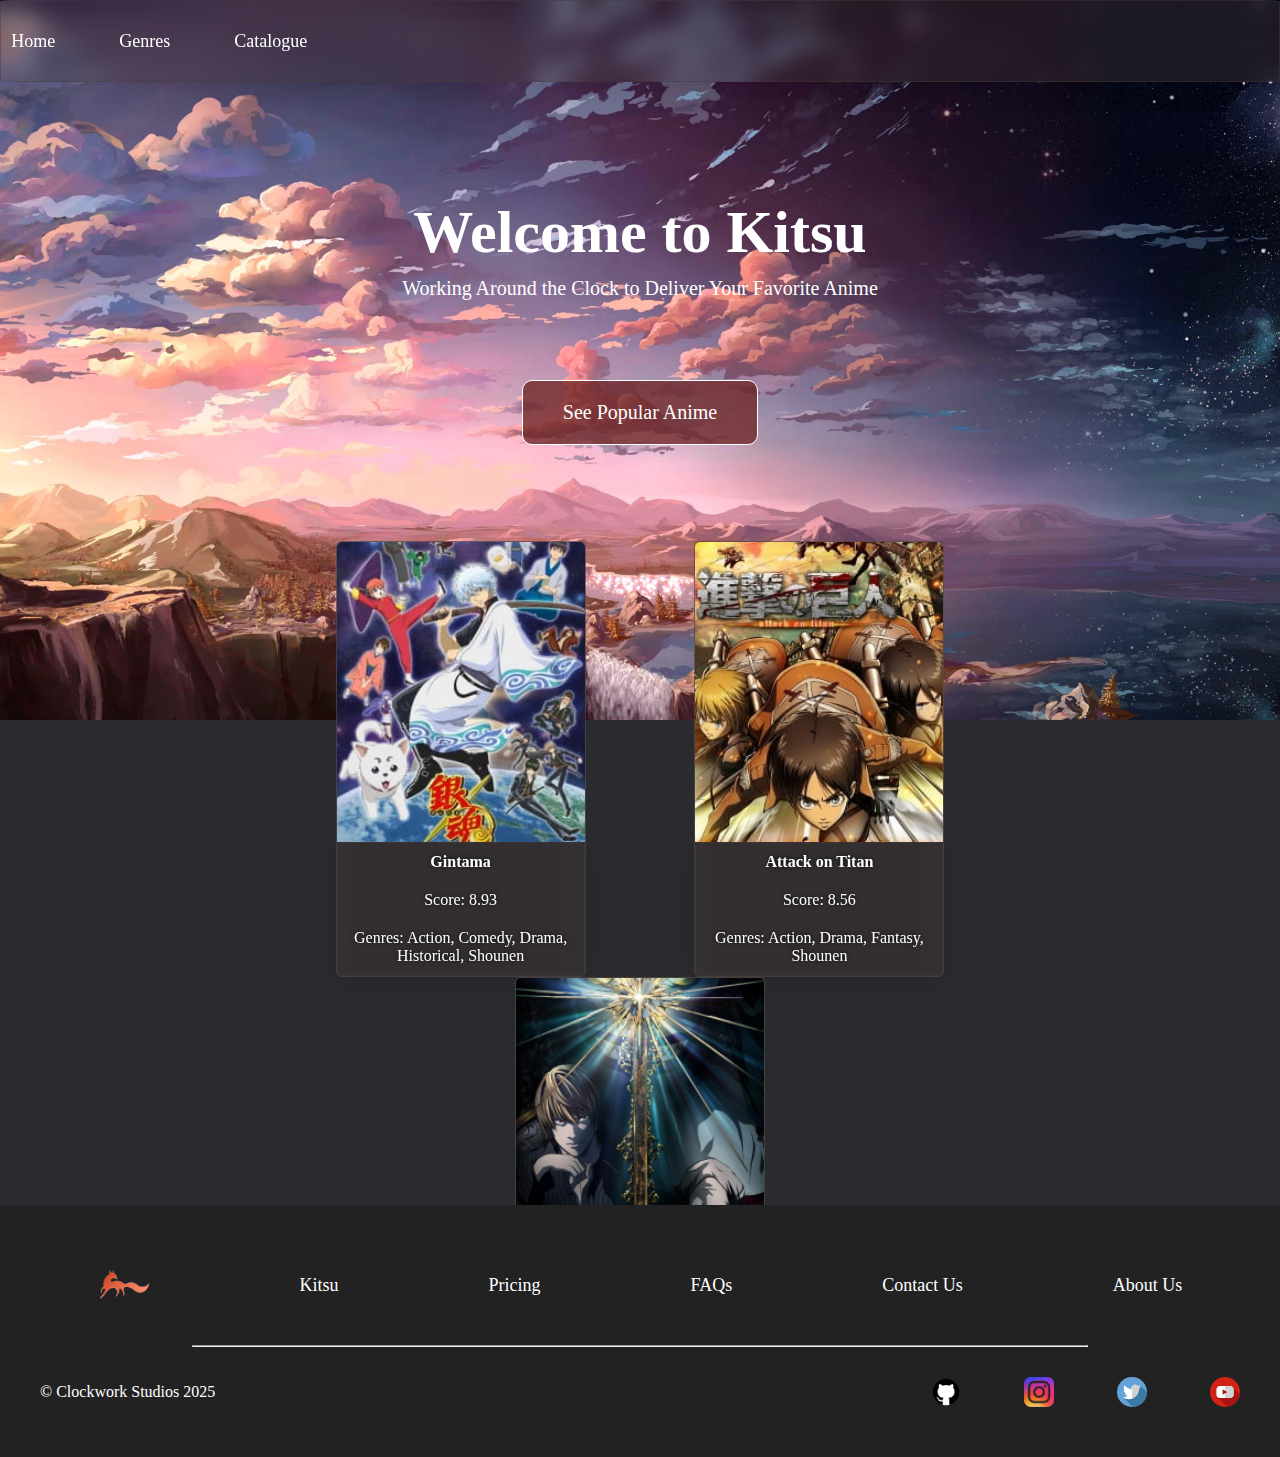
<file: HTML/index.html>
<!DOCTYPE html>
<html lang="en">

<head>
    <meta charset="UTF-8">
    <meta name="viewport" content="width=device-width, initial-scale=1.0">
    <title>Kitsu.moe</title>
    <link rel="stylesheet" href="/CSS/index-style.css">
</head>

<body style="background-image: url('/Media/wp4789536-aesthetic-anime-desktop-wallpapers.jpg');">
    <header class="header_container glass_pane">
        <div class="make_center top_bar">
            <nav class="make_center">
                <img src="/Media/kitsune-icon-20-removebg-preview.png" alt="Kitsu Icon">
                <ul class="make_center_header">
                    <li>Kitsu</li>
                    <li>Home</li>
                    <li onclick="toggleDropdown()">Genres</li>
                    <li>Catalogue</li>
                </ul>
            </nav>
            <div id="login_area">
                <a target="_blank" href="/HTML/login.html">
                    <div id="login_link" class="login_button">Login</div>
                </a>
            </div>
            <!-- 
                        
            when logged in, replace with this:
                                        
            <div id="image_to_replace" class="user_icon"><img src="/Media/login_default.png" alt="default login" style="height: 45px;"></div>
                        
            -->
        </div>
    </header>

    <!-- inside the onclick functions curved brackets, add the api genres for filtering
                the display_genres function does not currently exist but what it does it reroute the
                user to the catalogue page and automatically filter for the clicked genre. 
        
                you can add your own IDs if needed
            -->
    <div id="menu" class="dropdown_content make_center glass_pane">
        <div class="make_vertical">
            <a onclick="display_genre()" href="/HTML/catalogue.html">Action</a>
            <a onclick="display_genre()" href="/HTML/catalogue.html">Adventure</a>
            <a onclick="display_genre()" href="/HTML/catalogue.html">Comedy</a>
            <a onclick="display_genre()" href="/HTML/catalogue.html">Drama</a>
        </div>
        <div class="make_vertical">
            <a onclick="display_genre()" href="/HTML/catalogue.html">Fantasy</a>
            <a onclick="display_genre()" href="/HTML/catalogue.html">Historical</a>
            <a onclick="display_genre()" href="/HTML/catalogue.html">Horror</a>
            <a onclick="display_genre()" href="/HTML/catalogue.html">Mystery</a>
        </div>
        <div class="make_vertical">
            <a onclick="display_genre()" href="/HTML/catalogue.html">Romance</a>
            <a onclick="display_genre()" href="/HTML/catalogue.html">Sci-Fi</a>
            <a onclick="display_genre()" href="/HTML/catalogue.html">Shounen</a>
            <a onclick="display_genre()" href="/HTML/catalogue.html">Supernatural</a>
        </div>
    </div>

    <main class="main_container">
        <section class="hero">
            <div class="make_center">
                <h1>Welcome to Kitsu</h1>

            </div>
            <div class="make_center">
                <p>Working Around the Clock to Deliver Your Favorite Anime</p>
            </div>

            <div class="make_center">
                <button><a target="_blank" href="#">See Popular Anime</a></button>
            </div>

        </section>
        <section class="card_content">

            <div class="extra_spacing_for_cards">
                <div class="card">
                    <img src="/Media/gintama_poster.jpg" alt="Avatar" style="width:100%">
                    <div class="card_container glass_pane">
                        <h4><b>Gintama</b></h4>
                        <p>Score: 8.93</p>
                        <p>Genres: Action, Comedy, Drama, Historical, Shounen</p>
                    </div>
                </div>
            </div>

            <div class="extra_spacing_for_cards">
                <div class="card">
                    <img src="/Media/attack_on_titan.jpg" alt="Avatar" style="width:100%">
                    <div class="card_container glass_pane">
                        <h4><b>Attack on Titan</b></h4>
                        <p>Score: 8.56</p>
                        <p>Genres: Action, Drama, Fantasy, Shounen</p>
                    </div>
                </div>
            </div>

            <div class="extra_spacing_for_cards">
                <div class="card">
                    <img src="/Media/death_note.jpg" alt="Avatar" style="width:100%">
                    <div class="card_container glass_pane">
                        <h4><b>Death Note</b></h4>
                        <p>Score: 8.62</p>
                        <p>Genres: Psychological, Supernatural, Suspense</p>
                    </div>
                </div>
            </div>

        </section>

    </main>

    <footer class="footer_container">
        <div class="make_center bottom_bar">
            <nav class="make_center upperside">
                <ul class="make_center">
                    <li><img class="footer_logo" src="/Media/kitsune-icon-20-removebg-preview.png" alt="Kitsu Icon">
                    </li>
                    <li><a target="_blank" href="/HTML/about.html">Kitsu</a></li>
                    <li><a target="_blank" href="/HTML/about.html">Pricing</a></li>
                    <li><a target="_blank" href="/HTML/about.html">FAQs</a></li>
                    <li><a target="_blank" href="/HTML/about.html">Contact Us</a></li>
                    <li><a target="_blank" href="/HTML/about.html">About Us</a></li>
                </ul>
            </nav>
        </div>

        <hr>

        <div class="make_center lowerside">
            <span>&#169; Clockwork Studios 2025</span>
            <ul class="make_center">
                <li><a target="_blank" href="https://github.com"><img class="footer_image" src="/Media/github.png"
                            alt="GitHub"></a>
                </li>
                <li><a target="_blank" href="https://github.com"><img class="footer_image" src="/Media/Instagram.png"
                            alt="Instagram"></a></li>
                <li><a target="_blank" href="https://github.com"><img class="footer_image" src="/Media/twitter.svg"
                            alt="Twitter"></a>
                </li>
                <li><a target="_blank" href="https://github.com"><img class="footer_image" src="/Media/youtube.svg"
                            alt="YouTube"></a>
                </li>
            </ul>
        </div>
    </footer>


    <script src="/Javascript/script.js"></script>

</body>

</html>
</file>
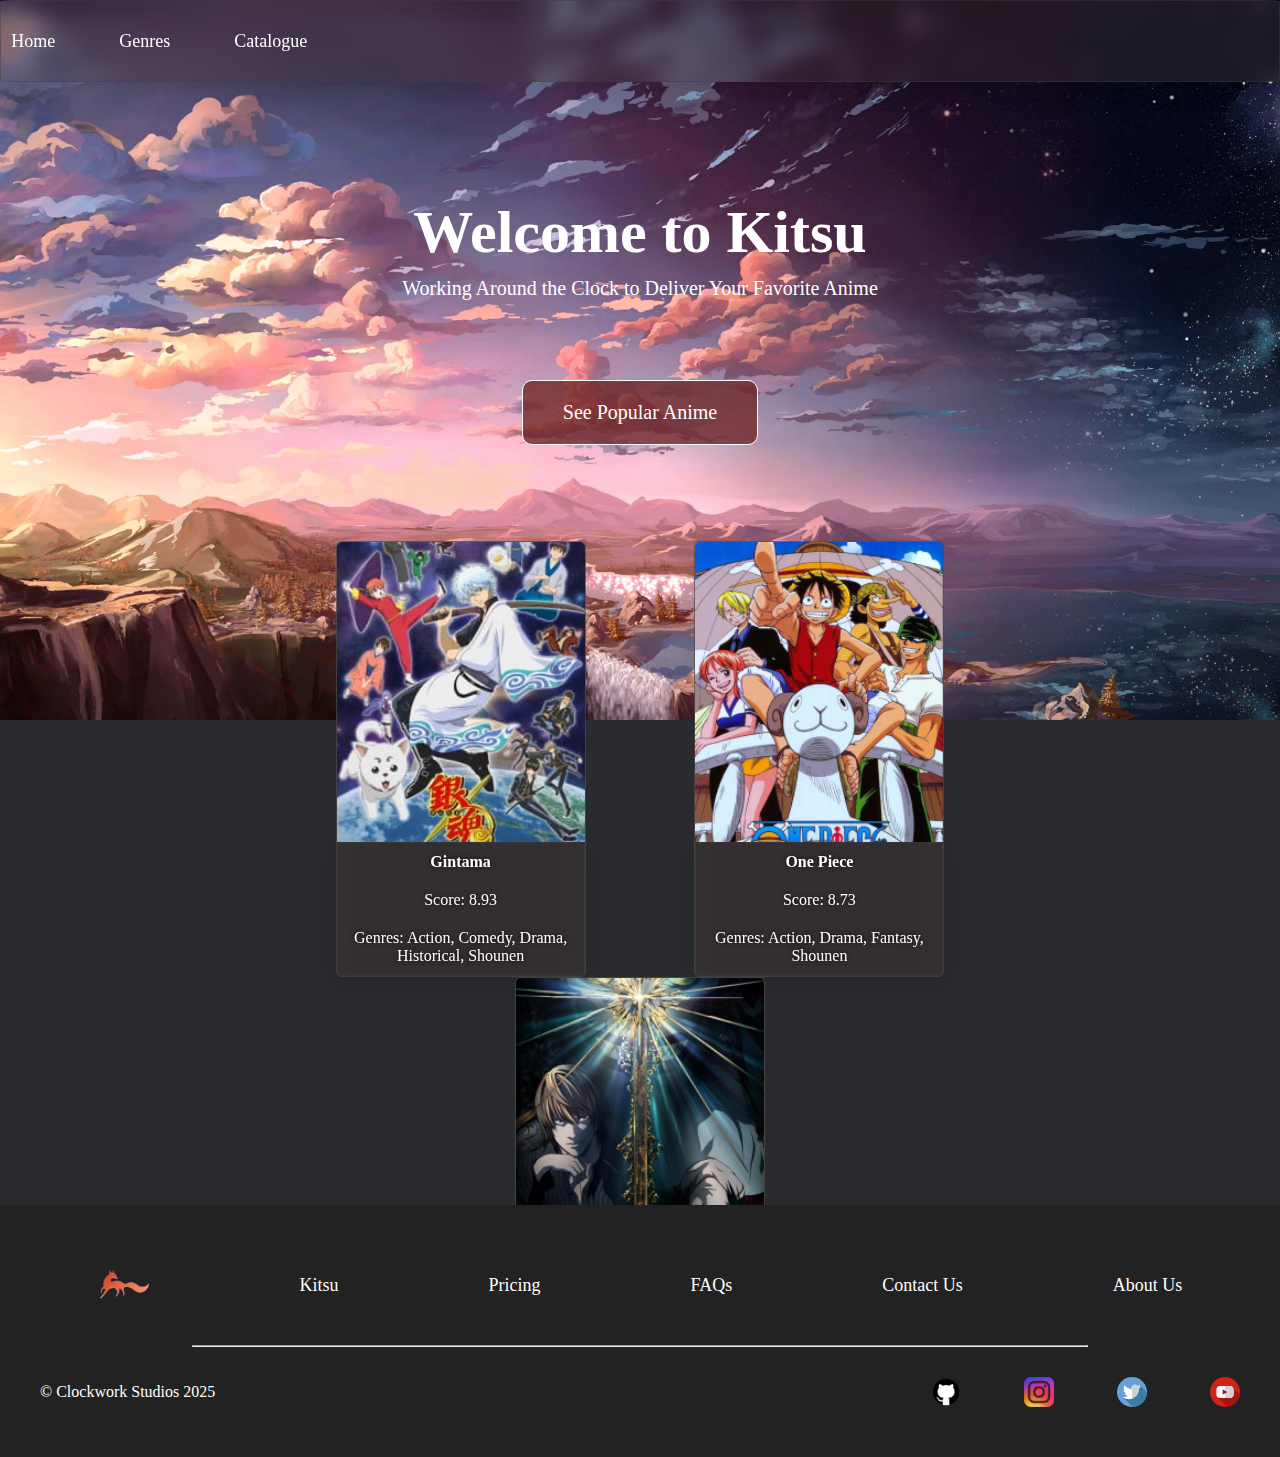
<file: Public/index.html>
<!DOCTYPE html>
<html lang="en">

<head>
    <meta charset="UTF-8">
    <meta name="viewport" content="width=device-width, initial-scale=1.0">
    <title>Kitsu.moe</title>
    <link rel="stylesheet" href="CSS/index-style.css">
</head>

<body style="background-image: url('Media/wp4789536-aesthetic-anime-desktop-wallpapers.jpg');">
    <header class="header_container glass_pane">
        <div class="make_center top_bar">
            <nav class="make_center">
                <a href="index.html"><img src="Media/kitsune-icon-20-removebg-preview.png" alt="Kitsu Icon"></a>
                <ul class="make_center_header">
                    <li><a href="#">Kitsu</a></li>
                    <li><a href="#">Home</a></li>
                    <li id="genres-btn">Genres</li>
                    <li><a href="HTML/catalogue.html?sort=popular">Catalogue</a></li>
                </ul>

            </nav>
            <div id="login_area">
                <a target="_blank" href="HTML/login.html">
                    <div id="login_link" class="login_button">Login</div>
                </a>
            </div>
            <!-- 
                        
            when logged in, replace with this:
                                        
            <div id="image_to_replace" class="user_icon"><img src="/Media/login_default.png" alt="default login" style="height: 45px;"></div>
                        
            -->
        </div>
    </header>

    <!-- inside the onclick functions curved brackets, add the api genres for filtering
                the display_genres function does not currently exist but what it does it reroute the
                user to the catalogue page and automatically filter for the clicked genre. 
        
                you can add your own IDs if needed
            -->
    <div id="menu" class="dropdown_content make_center glass_pane">
        <div class="make_vertical">
            <a href="HTML/catalogue.html?genre=Action">Action</a>
            <a href="HTML/catalogue.html?genre=Adventure">Adventure</a>
            <a href="HTML/catalogue.html?genre=Comedy">Comedy</a>
            <a href="HTML/catalogue.html?genre=Drama">Drama</a>
        </div>
        <div class="make_vertical">
            <a href="HTML/catalogue.html?genre=Fantasy">Fantasy</a>
            <a href="HTML/catalogue.html?genre=Horror">Horror</a>
            <a href="HTML/catalogue.html?genre=Mystery">Mystery</a>
            <a href="HTML/catalogue.html?genre=Romance">Romance</a>
        </div>
        <div class="make_vertical">
            <a href="HTML/catalogue.html?genre=Sci-Fi">Sci-Fi</a>
            <a href="HTML/catalogue.html?genre=Slice of Life">Slice of Life</a>
            <a href="HTML/catalogue.html?genre=Sports">Sports</a>
            <a href="HTML/catalogue.html?genre=Supernatural">Supernatural</a>
        </div>
    </div>

    <main class="main_container">
        <section class="hero">
            <div class="make_center">
                <h1>Welcome to Kitsu</h1>

            </div>
            <div class="make_center">
                <p>Working Around the Clock to Deliver Your Favorite Anime</p>
            </div>

            <div class="make_center">
                <button><a href="HTML/catalogue.html?sort=popular">See Popular Anime</a></button>
            </div>

        </section>
        <section class="card_content">

            <div class="extra_spacing_for_cards">
                <a href="HTML/info.html?mal_id=918">
                    <div class="card">
                        <img src="Media/gintama_poster.jpg" alt="Avatar" style="width:100%">
                        <div class="card_container glass_pane">
                            <h4><b>Gintama</b></h4>
                            <p>Score: 8.93</p>
                            <p>Genres: Action, Comedy, Drama, Historical, Shounen</p>
                        </div>
                    </div>
                </a>
            </div>

            <div class="extra_spacing_for_cards">
                <a href="HTML/info.html?mal_id=21">
                    <div class="card">
                        <img src="Media/one_piece.jpg" alt="Avatar" style="width:100%">
                        <div class="card_container glass_pane">
                            <h4><b>One Piece</b></h4>
                            <p>Score: 8.73</p>
                            <p>Genres: Action, Drama, Fantasy, Shounen</p>
                        </div>
                    </div>
                </a>
            </div>

            <div class="extra_spacing_for_cards">
                <a href="HTML/info.html?mal_id=1535">
                    <div class="card">
                        <img src="Media/death_note.jpg" alt="Avatar" style="width:100%">
                        <div class="card_container glass_pane">
                            <h4><b>Death Note</b></h4>
                            <p>Score: 8.62</p>
                            <p>Genres: Psychological, Supernatural, Suspense</p>
                        </div>
                    </div>
                </a>
            </div>

        </section>

    </main>

    <footer class="footer_container">
        <div class="make_center bottom_bar">
            <nav class="make_center upperside">
                <ul class="make_center">
                    <li><a href="#"><img class="footer_logo" src="Media/kitsune-icon-20-removebg-preview.png"
                                alt="Kitsu Icon"></a></li>
                    <li><a target="_blank" href="HTML/about.html">Kitsu</a></li>
                    <li><a target="_blank" href="HTML/about.html">Pricing</a></li>
                    <li><a target="_blank" href="HTML/about.html">FAQs</a></li>
                    <li><a target="_blank" href="HTML/about.html">Contact Us</a></li>
                    <li><a target="_blank" href="HTML/about.html">About Us</a></li>
                </ul>
            </nav>
        </div>

        <hr>

        <div class="make_center lowerside">
            <span>&#169; Clockwork Studios 2025</span>
            <ul class="make_center">
                <li><a target="_blank" href="https://github.com"><img class="footer_image" src="Media/github.png"
                            alt="GitHub"></a>
                </li>
                <li><a target="_blank" href="https://github.com"><img class="footer_image" src="Media/Instagram.png"
                            alt="Instagram"></a></li>
                <li><a target="_blank" href="https://github.com"><img class="footer_image" src="Media/twitter.svg"
                            alt="Twitter"></a>
                </li>
                <li><a target="_blank" href="https://github.com"><img class="footer_image" src="Media/youtube.svg"
                            alt="YouTube"></a>
                </li>
            </ul>
        </div>
    </footer>


    <script src="Javascript/script.js"></script>

</body>

</html>
</file>
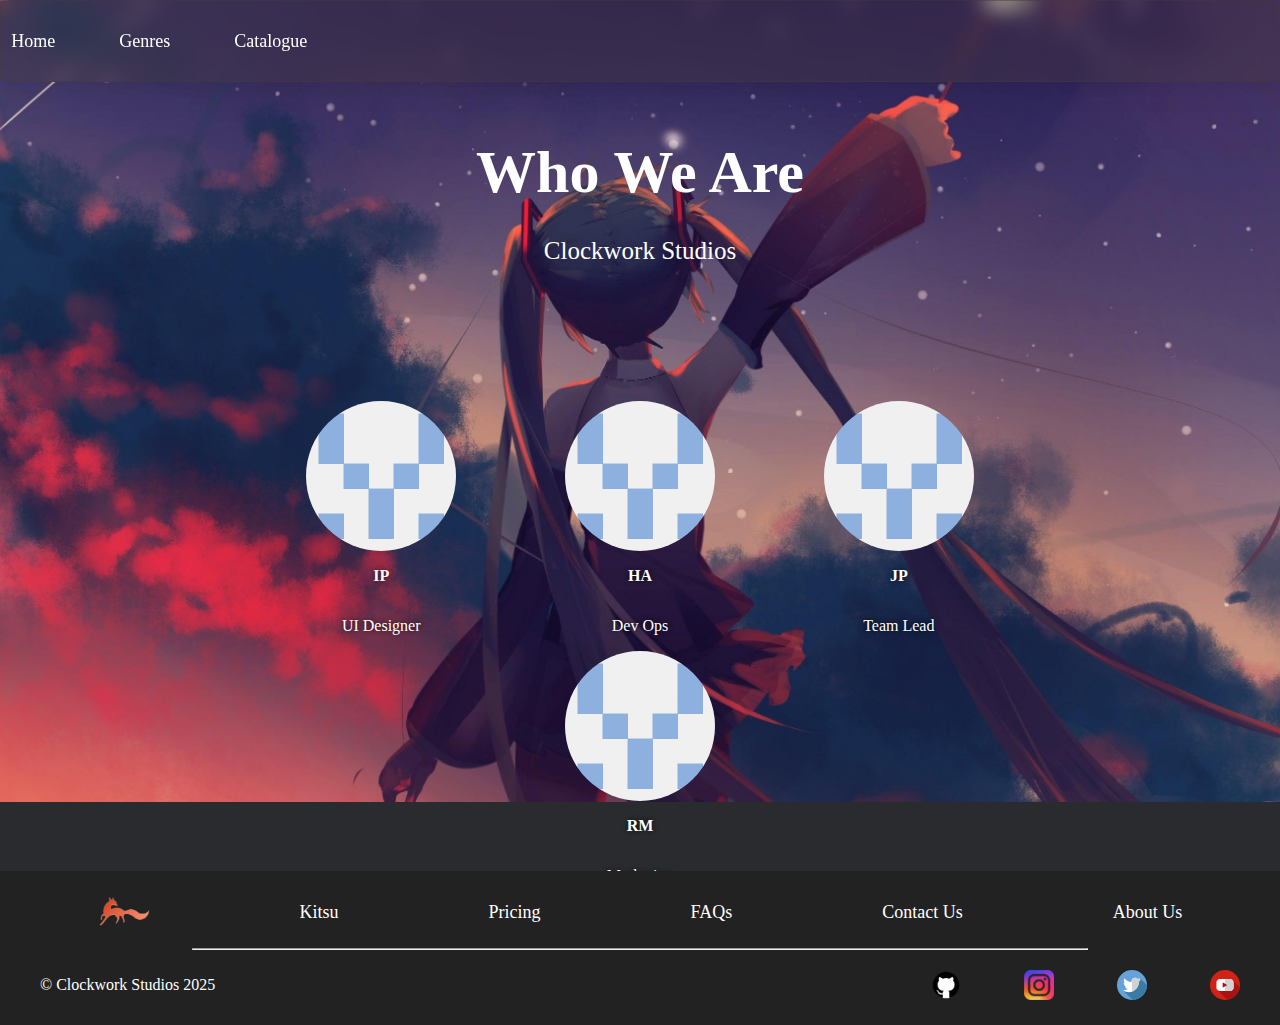
<file: HTML/about.html>
<!DOCTYPE html>
<html lang="en">

<head>
    <meta charset="UTF-8">
    <meta name="viewport" content="width=device-width, initial-scale=1.0">
    <title>Kitsu.moe</title>
    <link rel="stylesheet" href="/CSS/about-style.css">
</head>

<body style="background-image: url('/Media/wp5118182-ps4-4k-anime-wallpapers.jpg');">
    <header class="header_container glass_pane">
        <div class="make_center top_bar">
            <nav class="make_center">
                <img src="/Media/kitsune-icon-20-removebg-preview.png" alt="Kitsu Icon">
                <ul class="make_center_header">
                    <li>Kitsu</li>
                    <li>Home</li>
                    <li onclick="toggleDropdown()">Genres</li>
                    <li>Catalogue</li>
                </ul>
            </nav>
            <div id="login_area">
                <a target="_blank" href="/HTML/login.html">
                    <div id="login_link" class="login_button">Login</div>
                </a>
            </div>
            <!-- 

            when logged in, replace with this:
                
            <div id="image_to_replace" class="user_icon"><img src="/Media/login_default.png" alt="default login" style="height: 45px;"></div>
            
            -->

        </div>
    </header>

    <!-- inside the onclick functions curved brackets, add the api genres for filtering
            the display_genres function does not currently exist but what it does it reroute the
            user to the catalogue page and automatically filter for the clicked genre. 
    
            you can add your own IDs if needed
        -->
    <div id="menu" class="dropdown_content make_center glass_pane">
        <div class="make_vertical">
            <a onclick="display_genre()" href="/HTML/catalogue.html">Action</a>
            <a onclick="display_genre()" href="/HTML/catalogue.html">Adventure</a>
            <a onclick="display_genre()" href="/HTML/catalogue.html">Comedy</a>
            <a onclick="display_genre()" href="/HTML/catalogue.html">Drama</a>
        </div>
        <div class="make_vertical">
            <a onclick="display_genre()" href="/HTML/catalogue.html">Fantasy</a>
            <a onclick="display_genre()" href="/HTML/catalogue.html">Historical</a>
            <a onclick="display_genre()" href="/HTML/catalogue.html">Horror</a>
            <a onclick="display_genre()" href="/HTML/catalogue.html">Mystery</a>
        </div>
        <div class="make_vertical">
            <a onclick="display_genre()" href="/HTML/catalogue.html">Romance</a>
            <a onclick="display_genre()" href="/HTML/catalogue.html">Sci-Fi</a>
            <a onclick="display_genre()" href="/HTML/catalogue.html">Shounen</a>
            <a onclick="display_genre()" href="/HTML/catalogue.html">Supernatural</a>
        </div>
    </div>

    <main class="main_container">
        <section class="hero">
            <div class="make_center">
                <h1>Who We Are</h1>

            </div>
            <div class="make_center">
                <p>Clockwork Studios</p>
            </div>
        </section>

        <section class="card_content">
            <div class="extra_spacing_for_cards">
                <div class="card">
                    <img src="/Media/about-image.jpg" alt="Avatar" style="width:100%">
                    <div class="card_container">
                        <h4><b>IP</b></h4>
                        <p>UI Designer</p>
                    </div>
                </div>
            </div>

            <div class="extra_spacing_for_cards">
                <div class="card">
                    <img src="/Media/about-image.jpg" alt="Avatar" style="width:100%">
                    <div class="card_container">
                        <h4><b>HA</b></h4>
                        <p>Dev Ops</p>
                    </div>
                </div>
            </div>

            <div class="extra_spacing_for_cards">
                <div class="card">
                    <img src="/Media/about-image.jpg" alt="Avatar" style="width:100%">
                    <div class="card_container">
                        <h4><b>JP</b></h4>
                        <p>Team Lead</p>
                    </div>
                </div>
            </div>

            <div class="extra_spacing_for_cards" id="fourth">
                <div class="card">
                    <img src="/Media/about-image.jpg" alt="Avatar" style="width:100%">
                    <div class="card_container">
                        <h4><b>RM</b></h4>
                        <p>Marketing</p>
                    </div>
                </div>
            </div>

        </section>


    </main>

    <footer class="footer_container">
        <div class="make_center bottom_bar">
            <nav class="make_center upperside">
                <ul class="make_center">
                    <li><img class="footer_logo" src="/Media/kitsune-icon-20-removebg-preview.png" alt="Kitsu Icon">
                    </li>
                    <li><a target="_blank" href="/HTML/about.html">Kitsu</a></li>
                    <li><a target="_blank" href="/HTML/about.html">Pricing</a></li>
                    <li><a target="_blank" href="/HTML/about.html">FAQs</a></li>
                    <li><a target="_blank" href="/HTML/about.html">Contact Us</a></li>
                    <li><a target="_blank" href="/HTML/about.html">About Us</a></li>
                </ul>
            </nav>
        </div>

        <hr>

        <div class="make_center lowerside">
            <span>&#169; Clockwork Studios 2025</span>
            <ul class="make_center">
                <li><a target="_blank" href="https://github.com"><img class="footer_image" src="/Media/github.png"
                            alt="GitHub"></a>
                </li>
                <li><a target="_blank" href="https://github.com"><img class="footer_image" src="/Media/Instagram.png"
                            alt="Instagram"></a></li>
                <li><a target="_blank" href="https://github.com"><img class="footer_image" src="/Media/twitter.svg"
                            alt="Twitter"></a>
                </li>
                <li><a target="_blank" href="https://github.com"><img class="footer_image" src="/Media/youtube.svg"
                            alt="YouTube"></a>
                </li>
            </ul>
        </div>
    </footer>


    <script src="/Javascript/script.js"></script>

</body>

</html>
</file>
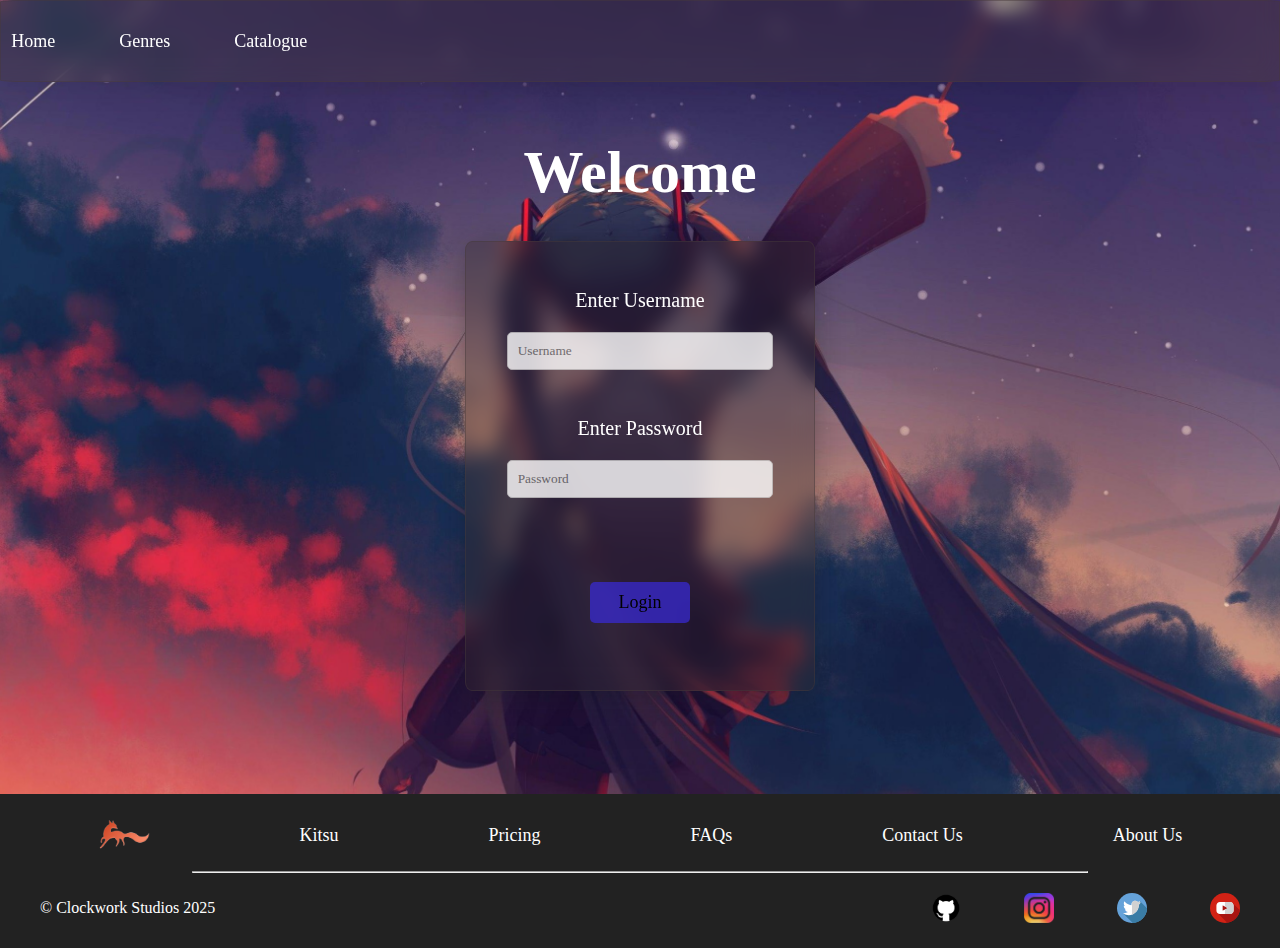
<file: HTML/login.html>
<!DOCTYPE html>
<html lang="en">

<head>
    <meta charset="UTF-8">
    <meta name="viewport" content="width=device-width, initial-scale=1.0">
    <title>Kitsu.moe</title>
    <link rel="stylesheet" href="/CSS/login-style.css">
</head>

<body style="background-image: url('/Media/wp5118182-ps4-4k-anime-wallpapers.jpg');">
    <header class="header_container glass_pane">
        <div class="make_center top_bar">
            <nav class="make_center">
                <img src="/Media/kitsune-icon-20-removebg-preview.png" alt="Kitsu Icon">
                <ul class="make_center_header">
                    <li>Kitsu</li>
                    <li>Home</li>
                    <li onclick="toggleDropdown()">Genres</li>
                    <li>Catalogue</li>
                </ul>
            </nav>
            <div id="login_area">
                <a target="_blank" href="/HTML/login.html">
                    <div id="login_link" class="login_button">Login</div>
                </a>
            </div>
            <!-- 
                        
            when logged in, replace with this:
                                        
            <div id="image_to_replace" class="user_icon"><img src="/Media/login_default.png" alt="default login" style="height: 45px;"></div>
                        
            -->
        </div>
    </header>

    <!-- inside the onclick functions curved brackets, add the api genres for filtering
        the display_genres function does not currently exist but what it does it reroute the
        user to the catalogue page and automatically filter for the clicked genre. 

        you can add your own IDs if needed
    -->
    <div id="menu" class="dropdown_content make_center glass_pane">
        <div class="make_vertical">
            <a onclick="display_genre()" href="/HTML/catalogue.html">Action</a>
            <a onclick="display_genre()" href="/HTML/catalogue.html">Adventure</a>
            <a onclick="display_genre()" href="/HTML/catalogue.html">Comedy</a>
            <a onclick="display_genre()" href="/HTML/catalogue.html">Drama</a>
        </div>
        <div class="make_vertical">
            <a onclick="display_genre()" href="/HTML/catalogue.html">Fantasy</a>
            <a onclick="display_genre()" href="/HTML/catalogue.html">Historical</a>
            <a onclick="display_genre()" href="/HTML/catalogue.html">Horror</a>
            <a onclick="display_genre()" href="/HTML/catalogue.html">Mystery</a>
        </div>
        <div class="make_vertical">
            <a onclick="display_genre()" href="/HTML/catalogue.html">Romance</a>
            <a onclick="display_genre()" href="/HTML/catalogue.html">Sci-Fi</a>
            <a onclick="display_genre()" href="/HTML/catalogue.html">Shounen</a>
            <a onclick="display_genre()" href="/HTML/catalogue.html">Supernatural</a>
        </div>
    </div>

    <main class="main_container">

        <section class="hero">
            <div class="make_center">
                <h1>Welcome</h1>
            </div>
        </section>

        </section>
        <section class="make_center">

            <!-- area for login, needs authorization
         
            username: bob
            password: bobpass
        -->
            <form id="login_form" class="make_vertical glass_pane_2 make_center login_container">
                <label for="text">Enter Username</label>
                <input type="text" placeholder="Username" required>

                <label for="text">Enter Password</label>
                <input type="password" placeholder="Password" required>
                <button type="submit">Login</button>
            </form>
        </section>

        </section>
    </main>

    <footer class="footer_container">
        <div class="make_center bottom_bar">
            <nav class="make_center upperside">
                <ul class="make_center">
                    <li><img class="footer_logo" src="/Media/kitsune-icon-20-removebg-preview.png" alt="Kitsu Icon">
                    </li>
                    <li><a target="_blank" href="/HTML/about.html">Kitsu</a></li>
                    <li><a target="_blank" href="/HTML/about.html">Pricing</a></li>
                    <li><a target="_blank" href="/HTML/about.html">FAQs</a></li>
                    <li><a target="_blank" href="/HTML/about.html">Contact Us</a></li>
                    <li><a target="_blank" href="/HTML/about.html">About Us</a></li>
                </ul>
            </nav>
        </div>

        <hr>

        <div class="make_center lowerside">
            <span>&#169; Clockwork Studios 2025</span>
            <ul class="make_center">
                <li><a target="_blank" href="https://github.com"><img class="footer_image" src="/Media/github.png"
                            alt="GitHub"></a>
                </li>
                <li><a target="_blank" href="https://github.com"><img class="footer_image" src="/Media/Instagram.png"
                            alt="Instagram"></a></li>
                <li><a target="_blank" href="https://github.com"><img class="footer_image" src="/Media/twitter.svg"
                            alt="Twitter"></a>
                </li>
                <li><a target="_blank" href="https://github.com"><img class="footer_image" src="/Media/youtube.svg"
                            alt="YouTube"></a>
                </li>
            </ul>
        </div>
    </footer>


    <script src="/Javascript/script.js"></script>

</body>

</html>
</file>
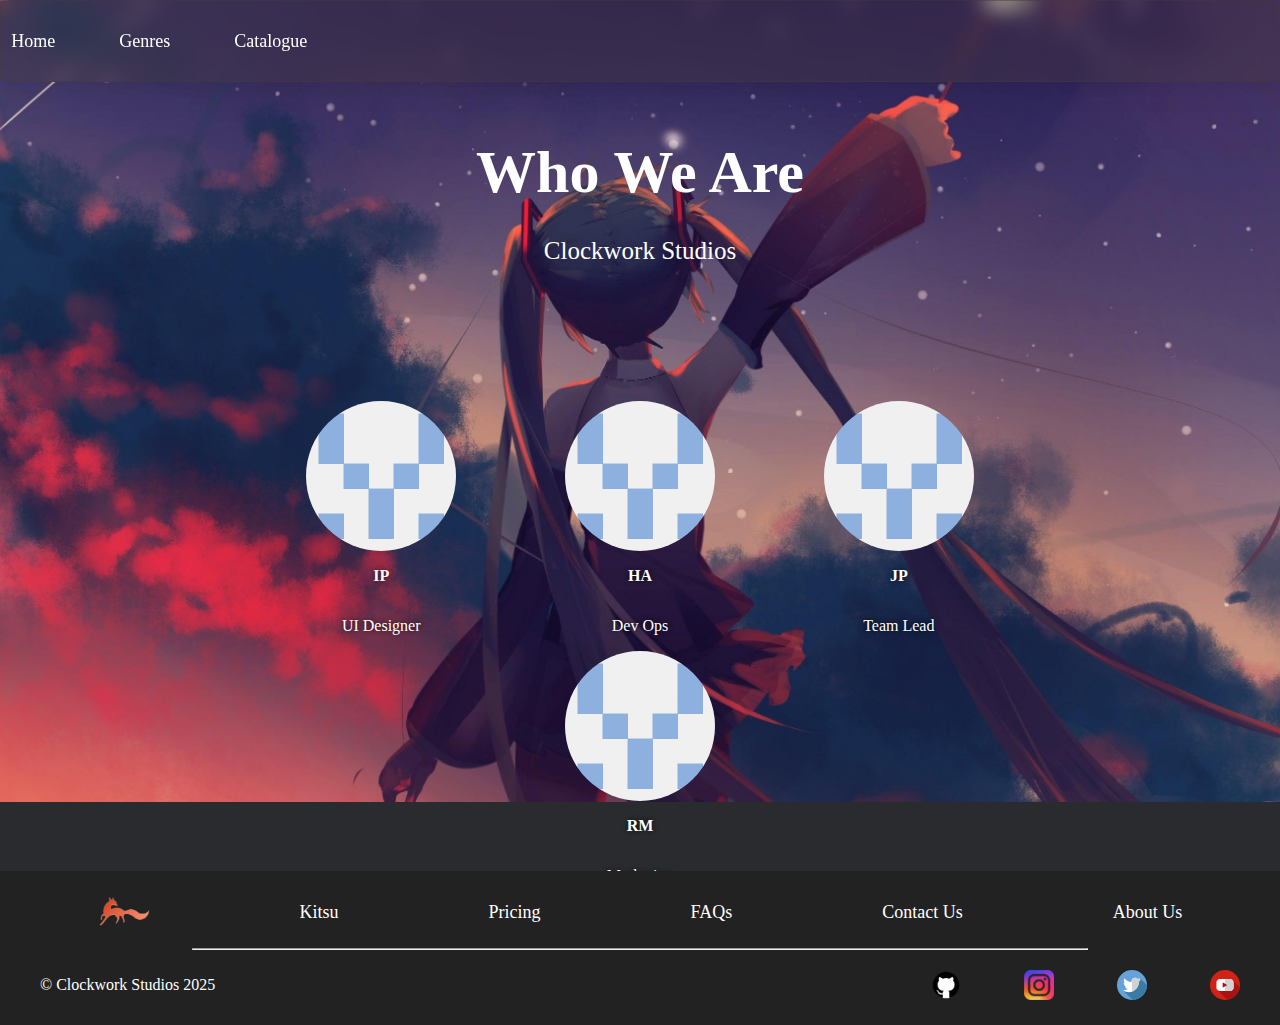
<file: Public/HTML/about.html>
<!DOCTYPE html>
<html lang="en">

<head>
    <meta charset="UTF-8">
    <meta name="viewport" content="width=device-width, initial-scale=1.0">
    <title>Kitsu.moe</title>
    <link rel="stylesheet" href="../CSS/about-style.css">
</head>

<body style="background-image: url('../Media/wp5118182-ps4-4k-anime-wallpapers.jpg');">
    <header class="header_container glass_pane">
        <div class="make_center top_bar">
            <nav class="make_center">
                <a href="../index.html"><img src="../Media/kitsune-icon-20-removebg-preview.png" alt="Kitsu Icon"></a>
                <ul class="make_center_header">
                    <li><a href="../index.html">Kitsu</a></li>
                    <li><a href="../index.html">Home</a></li>
                    <li id="genres-btn">Genres</li>
                    <li><a href="catalogue.html?sort=popular">Catalogue</a></li>
                </ul>

            </nav>
            <div id="login_area">
                <a target="_blank" href="login.html">
                    <div id="login_link" class="login_button">Login</div>
                </a>
            </div>
            <!-- 

            when logged in, replace with this:
                
            <div id="image_to_replace" class="user_icon"><img src="/Media/login_default.png" alt="default login" style="height: 45px;"></div>
            
            -->

        </div>
    </header>

    <!-- inside the onclick functions curved brackets, add the api genres for filtering
            the display_genres function does not currently exist but what it does it reroute the
            user to the catalogue page and automatically filter for the clicked genre. 
    
            you can add your own IDs if needed
        -->
    <div id="menu" class="dropdown_content make_center glass_pane">
        <div class="make_vertical">
            <a href="catalogue.html?genre=Action">Action</a>
            <a href="catalogue.html?genre=Adventure">Adventure</a>
            <a href="catalogue.html?genre=Comedy">Comedy</a>
            <a href="catalogue.html?genre=Drama">Drama</a>
        </div>
        <div class="make_vertical">
            <a href="catalogue.html?genre=Fantasy">Fantasy</a>
            <a href="catalogue.html?genre=Horror">Horror</a>
            <a href="catalogue.html?genre=Mystery">Mystery</a>
            <a href="catalogue.html?genre=Romance">Romance</a>
        </div>
        <div class="make_vertical">
            <a href="catalogue.html?genre=Sci-Fi">Sci-Fi</a>
            <a href="catalogue.html?genre=Slice of Life">Slice of Life</a>
            <a href="catalogue.html?genre=Sports">Sports</a>
            <a href="catalogue.html?genre=Supernatural">Supernatural</a>
        </div>
    </div>

    <main class="main_container">
        <section class="hero">
            <div class="make_center">
                <h1>Who We Are</h1>

            </div>
            <div class="make_center">
                <p>Clockwork Studios</p>
            </div>
        </section>

        <section class="card_content">
            <div class="extra_spacing_for_cards">
                <div class="card">
                    <img src="../Media/about-image.jpg" alt="Avatar" style="width:100%">
                    <div class="card_container">
                        <h4><b>IP</b></h4>
                        <p>UI Designer</p>
                    </div>
                </div>
            </div>

            <div class="extra_spacing_for_cards">
                <div class="card">
                    <img src="../Media/about-image.jpg" alt="Avatar" style="width:100%">
                    <div class="card_container">
                        <h4><b>HA</b></h4>
                        <p>Dev Ops</p>
                    </div>
                </div>
            </div>

            <div class="extra_spacing_for_cards">
                <div class="card">
                    <img src="../Media/about-image.jpg" alt="Avatar" style="width:100%">
                    <div class="card_container">
                        <h4><b>JP</b></h4>
                        <p>Team Lead</p>
                    </div>
                </div>
            </div>

            <div class="extra_spacing_for_cards" id="fourth">
                <div class="card">
                    <img src="../Media/about-image.jpg" alt="Avatar" style="width:100%">
                    <div class="card_container">
                        <h4><b>RM</b></h4>
                        <p>Marketing</p>
                    </div>
                </div>
            </div>

        </section>


    </main>

    <footer class="footer_container">
        <div class="make_center bottom_bar">
            <nav class="make_center upperside">
                <ul class="make_center">
                    <li><a href="../index.html"><img class="footer_logo" src="../Media/kitsune-icon-20-removebg-preview.png"
                                alt="Kitsu Icon"></a></li>
                    <li><a target="_blank" href="about.html">Kitsu</a></li>
                    <li><a target="_blank" href="about.html">Pricing</a></li>
                    <li><a target="_blank" href="about.html">FAQs</a></li>
                    <li><a target="_blank" href="about.html">Contact Us</a></li>
                    <li><a target="_blank" href="about.html">About Us</a></li>
                </ul>
            </nav>
        </div>

        <hr>

        <div class="make_center lowerside">
            <span>&#169; Clockwork Studios 2025</span>
            <ul class="make_center">
                <li><a target="_blank" href="https://github.com"><img class="footer_image" src="../Media/github.png"
                            alt="GitHub"></a>
                </li>
                <li><a target="_blank" href="https://github.com"><img class="footer_image" src="../Media/Instagram.png"
                            alt="Instagram"></a></li>
                <li><a target="_blank" href="https://github.com"><img class="footer_image" src="../Media/twitter.svg"
                            alt="Twitter"></a>
                </li>
                <li><a target="_blank" href="https://github.com"><img class="footer_image" src="../Media/youtube.svg"
                            alt="YouTube"></a>
                </li>
            </ul>
        </div>
    </footer>


    <script src="../Javascript/script.js"></script>

</body>

</html>
</file>
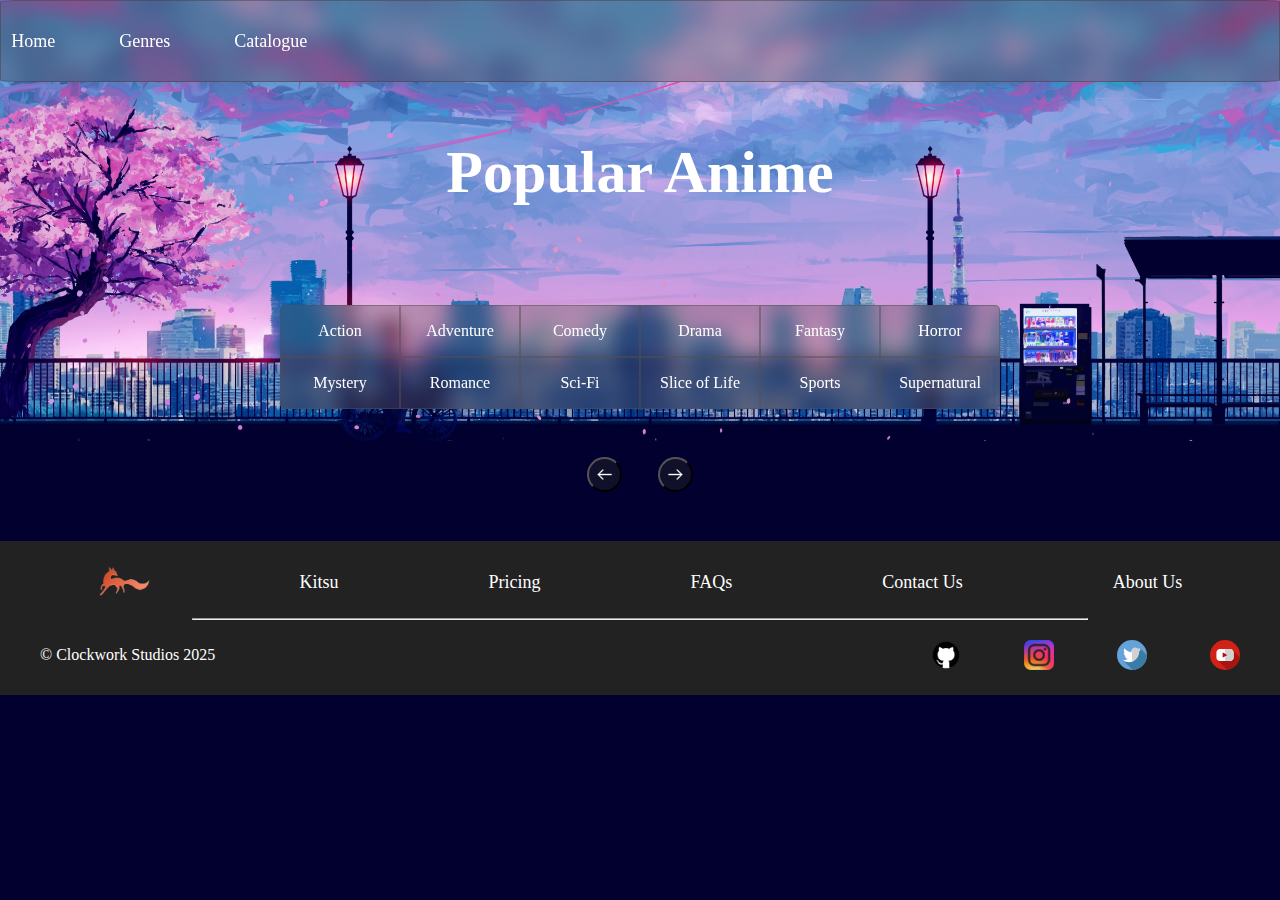
<file: Public/HTML/catalogue.html>
<!DOCTYPE html>
<html lang="en">

<head>
    <meta charset="UTF-8">
    <meta name="viewport" content="width=device-width, initial-scale=1.0">
    <title>Kitsu.moe</title>
    <link rel="stylesheet" href="../CSS/catalogue-style.css">
</head>

<body style="background-image: url('../Media/yande.re\ 596129\ landscape\ tagme.jpg');">

    <header class="header_container glass_pane">
        <div class="make_center top_bar">
            <nav class="make_center">
                <a href="../index.html"><img src="../Media/kitsune-icon-20-removebg-preview.png" alt="Kitsu Icon"></a>
                <ul class="make_center_header">
                    <li><a href="../index.html">Kitsu</a></li>
                    <li><a href="../index.html">Home</a></li>
                    <li id="genres-btn">Genres</li>
                    <li><a href="catalogue.html?sort=popular">Catalogue</a></li>
                </ul>

            </nav>
            <div id="login_area">
                <a target="_blank" href="login.html">
                    <div id="login_link" class="login_button">Login</div>
                </a>

            </div>
            <!-- 
            
            when logged in, replace with this:
                            
            <div id="image_to_replace" class="user_icon"><img src="/Media/login_default.png" alt="default login" style="height: 45px;"></div>
            
            -->

        </div>
    </header>

    <!-- inside the onclick functions curved brackets, add the api genres for filtering
            the display_genres function does not currently exist but what it does it reroute the
            user to the catalogue page and automatically filter for the clicked genre. 
    
            you can add your own IDs if needed
        -->
    <div id="menu" class="dropdown_content make_center glass_pane">
        <div class="make_vertical">
            <a href="catalogue.html?genre=Action">Action</a>
            <a href="catalogue.html?genre=Adventure">Adventure</a>
            <a href="catalogue.html?genre=Comedy">Comedy</a>
            <a href="catalogue.html?genre=Drama">Drama</a>
        </div>
        <div class="make_vertical">
            <a href="catalogue.html?genre=Fantasy">Fantasy</a>
            <a href="catalogue.html?genre=Horror">Horror</a>
            <a href="catalogue.html?genre=Mystery">Mystery</a>
            <a href="catalogue.html?genre=Romance">Romance</a>
        </div>
        <div class="make_vertical">
            <a href="catalogue.html?genre=Sci-Fi">Sci-Fi</a>
            <a href="catalogue.html?genre=Slice of Life">Slice of Life</a>
            <a href="catalogue.html?genre=Sports">Sports</a>
            <a href="catalogue.html?genre=Supernatural">Supernatural</a>
        </div>
    </div>

    <main class="main_container">
        <section class="hero">
            <div class="make_center">
                <!-- if the user filters by genres then change text to 'Popular [Insert Genre] Anime' -->
                <div>
                    <h1 id="default_catalogue_title">Popular Anime</h1>
                </div>
            </div>

            <!-- ignore the comment, I was trying to implement a search bar but a certain aspect was too tricky -->

            <!-- <div class="display_section make_center">
                <div class="display_bar">
                    <input type="text" name="" id="search_anime" placeholder="Search Anime...">
                    <button type="submit"><img src="/Media/search_icon.png" alt="Search Anime"></button>
                </div>
            </div> -->

            <div class="make_center">
                <div class="glass_pane filter_by_genre">

                    <!-- maybe remove the target and href attributes for
                     something like an onclick inside the anchor
                     tag. The page is NOT supposed to reload, instead, it is
                     supposed to display a new set of cards -->

                    <div class="make_horizontal upperside_genres">
                        <!-- inside the onclick functions curved brackets, add the api genres for filtering-->
                        <a onclick="applyFilter('Action')" href="#"
                            class="desktop_upper_first mobile_upper_first">Action</a>
                        <a onclick="applyFilter('Adventure')" href="#">Adventure</a>
                        <a onclick="applyFilter('Comedy')" href="#" class="mobile_upper_last">Comedy</a>
                        <a onclick="applyFilter('Drama')" href="#">Drama</a>
                        <a onclick="applyFilter('Fantasy')" href="#">Fantasy</a>
                        <a onclick="applyFilter('Horror')" href="#" class="desktop_upper_last">Horror</a>
                    </div>

                    <div class="make_horizontal">
                        <a onclick="applyFilter('Mystery')" href="#" class="desktop_lower_first">Mystery</a>
                        <a onclick="applyFilter('Romance')" href="#">Romance</a>
                        <a onclick="applyFilter('Sci-Fi')" href="#">Sci-Fi</a>
                        <a onclick="applyFilter('Slice of Life')" href="#" class="mobile_lower_first">Slice of Life</a>
                        <a onclick="applyFilter('Sports')" href="#">Sports</a>
                        <a onclick="applyFilter('Supernatural')" href="#"
                            class="desktop_lower_last mobile_lower_last">Supernatural</a>
                    </div>
                </div>
            </div>

        </section>

        <section id="anime_cards" class="card_content">

            <!-- the anchor and everything inside is what you are going 
             to be putting inside the javascript render function -->
        </section>


        <div class="pagination_buttons">
            <button id="prev_page" onclick="prevPage()"><img src="../Media/left-arrow.png" alt="previous page"></button>
            <button id="next_page" onclick="nextPage()"><img src="../Media/right-arrow.png" alt="next page"></button>
        </div>

    </main>

    <footer class="footer_container">
        <div class="make_center bottom_bar">
            <nav class="make_center upperside">
                <ul class="make_center">
                    <li><a href="../index.html"><img class="footer_logo"
                                src="../Media/kitsune-icon-20-removebg-preview.png" alt="Kitsu Icon"></a></li>
                    <li><a target="_blank" href="about.html">Kitsu</a></li>
                    <li><a target="_blank" href="about.html">Pricing</a></li>
                    <li><a target="_blank" href="about.html">FAQs</a></li>
                    <li><a target="_blank" href="about.html">Contact Us</a></li>
                    <li><a target="_blank" href="about.html">About Us</a></li>
                </ul>
            </nav>
        </div>

        <hr>

        <div class="make_center lowerside">
            <span>&#169; Clockwork Studios 2025</span>
            <ul class="make_center">
                <li><a target="_blank" href="https://github.com"><img class="footer_image" src="../Media/github.png"
                            alt="GitHub"></a>
                </li>
                <li><a target="_blank" href="https://github.com"><img class="footer_image" src="../Media/Instagram.png"
                            alt="Instagram"></a></li>
                <li><a target="_blank" href="https://github.com"><img class="footer_image" src="../Media/twitter.svg"
                            alt="Twitter"></a>
                </li>
                <li><a target="_blank" href="https://github.com"><img class="footer_image" src="../Media/youtube.svg"
                            alt="YouTube"></a>
                </li>
            </ul>
        </div>
    </footer>


    <script src="../Javascript/script.js"></script>

</body>

</html>
</file>
<file: CSS/index-style.css>
*,
*::before,
*::after {
    box-sizing: border-box;
}

* {
    /* color: #FFFFBB; */
    color: white;
    font-family: Cambria, Cochin, Georgia, Times, 'Times New Roman', serif;
}

a {
    text-decoration: none;
}

.glass_pane {
    /* From https://css.glass */
    background: rgba(70, 57, 57, 0.34);
    border-radius: 2%;
    box-shadow: 0 4px 30px rgba(0, 0, 0, 0.1);
    backdrop-filter: blur(10.1px);
    -webkit-backdrop-filter: blur(10.1px);
    border: 1px solid rgba(70, 57, 57, 0.45);
}


/*
Header
*/
.user_icon {
    position: relative;
    left: 70em;
}

.login_button {
    font-size: 18px;
    position: relative;
    left: 60em;
    /* Consider using flexbox */
    display: inline-block;
    padding: 0.5em 1.2em;
    border: 1px solid rgba(255, 255, 255, 0.676);
    border-radius: 200px;
    background-color: rgba(70, 57, 57, 0.396);
    transition: background-color 0.3s ease, transform 0.2s ease;
}

nav>ul {
    height: 80px;
}

nav>ul>li {
    list-style-type: none;
    display: inline-flex;
    padding: 10px 30px;
    font-size: 18px;
    height: 100%;
    display: inline-flex;
    justify-content: center;
    align-items: center;
    transition: background-color 0.15s ease, transform 0.1s ease;
    transition: font-size 0.3s ease, transform 0.2s ease;
}

nav>ul>li:hover {
    background: rgba(46, 38, 38, 0.34);
    font-size: 20px;
    /* transform: scale(1.05); */
}

.dropdown_content>div>a {
    transition: background-color 0.15s ease, transform 0.1s ease;
}

.dropdown_content>div>a:hover {
    background: rgba(46, 38, 38, 0.34);
}

.login_button:hover {
    border: 1px solid white;
    background: #0030538e;

}

* {
    background-repeat: no-repeat;
    background-size: 100%;
}

body {
    background-color: #2A2B2E;
    margin: 0;
}

img,
picture,
video {
    display: block;
    max-width: 100%;
}

* {
    margin: 0;
}

img,
picture,
video {
    display: block;
    max-width: 100%;
}

.make_center {
    display: flex;
    /*could be changed */
    flex-direction: row;
    align-items: center;
    justify-content: center;
}

@media screen and (max-width:500px) {
    .make_center_header {
        display: flex;
        flex-direction: column;
        align-items: center;
        justify-content: center;
    }
}

.header_container,
.footer_container {
    width: 100%;
}

nav>img {
    height: 5em;
}

.top_bar {
    position: relative;
    right: 35em;
}

.dropdown_content>div {
    display: inline-flex;
}

.dropdown_content>div>a {
    font-size: 18px;
    text-decoration: none;
    padding: 18px;
    display: flex;
    justify-content: center;
    align-items: center;
}

.dropdown_content {
    display: none;
    flex-direction: row;
    position: absolute;
    left: 17em;
    top: 4em;
    padding: 5px;
    box-shadow: 2px 2px 5px rgba(0, 0, 0, 0.2);
}

.dropdown_content>div {
    display: inline-flex;
}

.dropdown_content>div>a {
    font-size: 18px;
    text-decoration: none;
    padding: 18px;
    display: flex;
    justify-content: center;
    align-items: center;
}

.make_vertical {
    display: flex;
    flex-direction: column;
    justify-content: center;
}

/*
Footer
*/

hr {
    width: 70%;
    margin-left: 15%;
}

.footer_container>div {
    width: 100%;
    background-color: #222;
    color: white;
    padding: 20px 0;
    text-align: center;
}

.footer_image {
    height: 35px;
}

.footer_logo {
    height: 5em;
}

.footer_container {
    width: 100%;
    background-color: #222;
    color: white;
    padding: 20px 0;
    position: relative;
}

.bottom_bar {
    display: flex;
    justify-content: center;
    align-items: center;
    width: 100%;
}

.upperside>ul {
    display: flex;
    justify-content: space-evenly;
    align-items: center;
    width: 100%;
    max-width: 100%;
    /* Adjust max width as needed */
    list-style: none;
    padding: 0;
    margin: 0;
}

.upperside li {
    margin: 0 2.5em;
    text-align: center;
}

.footer_logo {
    height: 40px;
}

.lowerside {
    display: flex;
    justify-content: space-between;
    align-items: center;
    width: 100%;
    max-width: 1200px;
    margin: 10px auto;
    padding: 0 20px;
}

.lowerside ul {
    display: flex;
    list-style: none;
    padding: 0;
    margin: 0;
}

.lowerside li {
    margin-left: 15px;
    /* Adds spacing between icons */
}

.footer_image {
    height: 30px;
    width: auto;
    margin-left: 3em;
}

@media screen and (max-width: 1000px) {
    footer {
        position: relative;
        top: 20em;
        height: fit-content;
    }

    .upperside>ul {
        display: flex;
        justify-content: space-evenly;
        align-items: center;
        width: 100%;
        max-width: 100%;
        list-style: none;
        padding: 0;
        margin: 0;
    }

    .lowerside>ul {
        width: 100%;
        max-width: 100%;
        list-style: none;
        padding: 0;
        margin: 0;
    }

    .lowerside>ul>li {
        display: flex;
        flex-direction: column;
    }

    .footer_image {
        height: 25px;
        width: auto;
    }


}


/*
Main
*/

main {
    margin: 0 auto;
    width: 70%;
    min-height: 660px;
    height: fit-content;
}

.main_container {
    position: relative;
    top: 15em;
    text-align: center;
}

.display_section {
    margin: 1em 0;
    width: 100%;
    height: 400px;
}

.display_bar button {
    background-color: rgba(35, 36, 38, 0.327);
    width: 400px;
    height: 40px;
    border-radius: 50px;
    padding-left: 1em;
    color: black;
    font-size: 1em;
    font-family: Cambria, Cochin, Georgia, Times, 'Times New Roman', serif;
}

.display_bar {
    position: relative;
    top: 1em;
    left: 1em;
}

.display_bar img {
    height: 30px;
    position: relative;
    top: 8px;
    right: 45px;
}

@media screen and (min-width: 1300px) {
    .extra_spacing_for_cards {
        height: 700px;
        margin: 3em 0;
    }
}

.extra_spacing_for_cards {
    margin: 0em 2em;
}

.card_content {
    display: flex;
    flex-wrap: wrap;
    gap: 5%;
    justify-content: center;
    align-items: center;
    padding: 2em 0;
}

.card {
    border: 1px rgba(84, 74, 74, 0.728) solid;
    border-radius: 5px;
    width: 250px;
    text-align: center;
    transition: box-shadow 0.3s ease-in-out;
}

.card:hover {
    box-shadow: 0 8px 16px rgba(111, 109, 163, 0.3);
}

.card img {
    border-radius: 5px 5px 0 0;
    height: 300px;
    width: 100px;
    object-fit: cover;
}

.card_container h4,
.card_container p {
    padding: 10px;
    color: white;
    font-size: 16px;
    text-shadow: 0 0 5px rgba(0, 0, 0, 0.8);
}

.hero {
    text-align: center;
    position: relative;
    top: -4em;
}

.hero>div>h1 {
    position: relative;
    top: -1em;
}

.hero>div>p {
    position: relative;
    top: -3em;
}

.hero h1 {
    font-size: 60px;
    color: white;
    margin-bottom: 10px;
}

.hero p {
    font-size: 20px;
    color: white;
    margin-bottom: 20px;
}

.hero button {
    font-size: 20px;
    border: 1px solid white;
    border-radius: 10px;
    padding: 1em 2em;
    background-color: rgba(110, 37, 37, 0.78);
    color: white;
    cursor: pointer;
    transition: background-color 0.3s;
}

.hero button:hover {
    background-color: rgba(154, 40, 40, 0.828);
}

html {
    font-size: 16px;
    background-color: #2A2B2E;
}

/*
Responsiveness
*/

@media screen and (max-width: 1200px) {

    .hero>div>h1 {
        position: relative;
        top: -1em;
    }

    .hero>div>p {
        position: relative;
        top: -1em;
    }

    .login_button,
    .user_icon {
        left: 40em;
    }

    .top_bar {
        right: 20em;
    }

    .card {
        margin-left: 2em;
    }

    .card_content {
        gap: 5%;
        justify-content: center;
    }
}

@media screen and (max-width: 1024px) {
    nav>ul {
        height: auto;
        flex-direction: column;
        align-items: center;
    }

    nav>ul>li {
        padding: 8px 20px;
        font-size: 16px;
    }

    .login_button {
        left: 0;
        margin-top: 10px;
        position: static;
        display: block;
        text-align: center;
        width: 90%;
        margin: 0 auto;
    }

    .user_icon {
        left: 0;
        position: static;
        display: block;
        margin: 0 auto;
    }

    .top_bar {
        right: 0;
        text-align: center;
    }

    .hero>div>h1 {
        font-size: 40px;
        text-align: center;
    }

    .hero>div>p {
        font-size: 18px;
        text-align: center;
    }

    .hero>div>button {
        position: relative;
        top: 1em;
        display: block;
        width: 80%;
        margin: 10px auto;
    }

    .card {
        width: 80%;
        margin: 10px auto;
    }

    .footer_container {
        text-align: center;
    }

    .lowerside {
        flex-direction: column;
        align-items: center;
    }

    .lowerside ul {
        justify-content: center;
        flex-wrap: wrap;
    }

    .lowerside li {
        margin: 5px;
    }
}

@media screen and (max-width: 768px) {
    .card_content {
        flex-direction: column;
        gap: 20px;
    }

    .card {
        width: 90%;
        margin: 0 auto;
    }

    .footer_logo {
        height: 30px;
    }

    .upperside>ul {
        flex-direction: column;
        gap: 10px;
    }

    .dropdown_content {
        left: 0;
        width: 100%;
        flex-direction: column;
        position: relative;
    }

    .dropdown_content>div {
        width: 100%;
        justify-content: center;
    }
}

@media screen and (max-width: 480px) {
    .hero>div>h1 {
        font-size: 30px;
    }

    .hero>div>p {
        font-size: 16px;
    }

    .hero>div>button {
        font-size: 18px;
    }

    .login_button {
        font-size: 16px;
    }

    .card {
        width: 100%;
    }

    .footer_container {
        padding: 15px 0;
    }

    .footer_container>div {
        width: 90%;
        margin: 0 auto;
    }

    .lowerside {
        flex-direction: column;
        gap: 10px;
    }
}
</file>
<file: Public/CSS/index-style.css>
*,
*::before,
*::after {
    box-sizing: border-box;
}

* {
    /* color: #FFFFBB; */
    color: white;
    font-family: Cambria, Cochin, Georgia, Times, 'Times New Roman', serif;
}

a {
    text-decoration: none;
}

.glass_pane {
    /* From https://css.glass */
    background: rgba(70, 57, 57, 0.34);
    border-radius: 2%;
    box-shadow: 0 4px 30px rgba(0, 0, 0, 0.1);
    backdrop-filter: blur(10.1px);
    -webkit-backdrop-filter: blur(10.1px);
    border: 1px solid rgba(70, 57, 57, 0.45);
}


/*
Header
*/
.user_icon {
    position: relative;
    left: 70em;
}

.login_button {
    font-size: 18px;
    position: relative;
    left: 60em;
    /* Consider using flexbox */
    display: inline-block;
    padding: 0.5em 1.2em;
    border: 1px solid rgba(255, 255, 255, 0.676);
    border-radius: 200px;
    background-color: rgba(70, 57, 57, 0.396);
    transition: background-color 0.3s ease, transform 0.2s ease;
}

nav>ul {
    height: 80px;
}

nav>ul>li {
    list-style-type: none;
    display: inline-flex;
    padding: 10px 30px;
    font-size: 18px;
    height: 100%;
    display: inline-flex;
    justify-content: center;
    align-items: center;
    transition: background-color 0.15s ease, transform 0.1s ease;
    transition: font-size 0.3s ease, transform 0.2s ease;
}

nav>ul>li:hover {
    background: rgba(46, 38, 38, 0.34);
    font-size: 20px;
    /* transform: scale(1.05); */
}

.dropdown_content>div>a {
    transition: background-color 0.15s ease, transform 0.1s ease;
}

.dropdown_content>div>a:hover {
    background: rgba(46, 38, 38, 0.34);
}

.login_button:hover {
    border: 1px solid white;
    background: #0030538e;

}

* {
    background-repeat: no-repeat;
    background-size: 100%;
}

body {
    background-color: #2A2B2E;
    margin: 0;
}

img,
picture,
video {
    display: block;
    max-width: 100%;
}

* {
    margin: 0;
}

img,
picture,
video {
    display: block;
    max-width: 100%;
}

.make_center {
    display: flex;
    /*could be changed */
    flex-direction: row;
    align-items: center;
    justify-content: center;
}

@media screen and (max-width:500px) {
    .make_center_header {
        display: flex;
        flex-direction: column;
        align-items: center;
        justify-content: center;
    }
}

.header_container,
.footer_container {
    width: 100%;
}

nav>a>img {
    height: 5em;
}

.top_bar {
    position: relative;
    right: 35em;
}

.dropdown_content>div {
    display: inline-flex;
}

.dropdown_content>div>a {
    font-size: 18px;
    text-decoration: none;
    padding: 18px;
    display: flex;
    justify-content: center;
    align-items: center;
}

.dropdown_content {
    display: none;
    flex-direction: row;
    position: absolute;
    left: 17em;
    top: 4em;
    padding: 5px;
    box-shadow: 2px 2px 5px rgba(0, 0, 0, 0.2);
    display: none;
    z-index: 9999;
    border-radius: 8px;
}

nav {
    position: relative;
    z-index: 100;
}

.dropdown_content>div {
    display: inline-flex;
}

.dropdown_content>div>a {
    font-size: 18px;
    text-decoration: none;
    padding: 18px;
    display: flex;
    justify-content: center;
    align-items: center;
}

.make_vertical {
    display: flex;
    flex-direction: column;
    justify-content: center;
}

/*
Footer
*/

hr {
    width: 70%;
    margin-left: 15%;
}

.footer_container>div {
    width: 100%;
    background-color: #222;
    color: white;
    padding: 20px 0;
    text-align: center;
}

.footer_image {
    height: 35px;
}

.footer_logo {
    height: 5em;
}

.footer_container {
    width: 100%;
    background-color: #222;
    color: white;
    padding: 20px 0;
    position: relative;
}

.bottom_bar {
    display: flex;
    justify-content: center;
    align-items: center;
    width: 100%;
}

.upperside>ul {
    display: flex;
    justify-content: space-evenly;
    align-items: center;
    width: 100%;
    max-width: 100%;
    /* Adjust max width as needed */
    list-style: none;
    padding: 0;
    margin: 0;
}

.upperside li {
    margin: 0 2.5em;
    text-align: center;
}

.footer_logo {
    height: 40px;
}

.lowerside {
    display: flex;
    justify-content: space-between;
    align-items: center;
    width: 100%;
    max-width: 1200px;
    margin: 10px auto;
    padding: 0 20px;
}

.lowerside ul {
    display: flex;
    list-style: none;
    padding: 0;
    margin: 0;
}

.lowerside li {
    margin-left: 15px;
    /* Adds spacing between icons */
}

.footer_image {
    height: 30px;
    width: auto;
    margin-left: 3em;
}

@media screen and (max-width: 1000px) {
    footer {
        position: relative;
        top: 20em;
        height: fit-content;
    }

    .upperside>ul {
        display: flex;
        justify-content: space-evenly;
        align-items: center;
        width: 100%;
        max-width: 100%;
        list-style: none;
        padding: 0;
        margin: 0;
    }

    .lowerside>ul {
        width: 100%;
        max-width: 100%;
        list-style: none;
        padding: 0;
        margin: 0;
    }

    .lowerside>ul>li {
        display: flex;
        flex-direction: column;
    }

    .footer_image {
        height: 25px;
        width: auto;
    }


}


/*
Main
*/

main {
    margin: 0 auto;
    width: 70%;
    min-height: 660px;
    height: fit-content;
}

.main_container {
    position: relative;
    top: 15em;
    text-align: center;
}

.display_section {
    margin: 1em 0;
    width: 100%;
    height: 400px;
}

.display_bar button {
    background-color: rgba(35, 36, 38, 0.327);
    width: 400px;
    height: 40px;
    border-radius: 50px;
    padding-left: 1em;
    color: black;
    font-size: 1em;
    font-family: Cambria, Cochin, Georgia, Times, 'Times New Roman', serif;
}

.display_bar {
    position: relative;
    top: 1em;
    left: 1em;
}

.display_bar img {
    height: 30px;
    position: relative;
    top: 8px;
    right: 45px;
}

@media screen and (min-width: 1300px) {
    .extra_spacing_for_cards {
        height: 700px;
        margin: 3em 0;
    }
}

.extra_spacing_for_cards {
    margin: 0em 2em;
}

.card_content {
    display: flex;
    flex-wrap: wrap;
    gap: 5%;
    justify-content: center;
    align-items: center;
    padding: 2em 0;
}

.card {
    border: 1px rgba(84, 74, 74, 0.728) solid;
    border-radius: 5px;
    width: 250px;
    text-align: center;
    transition: box-shadow 0.3s ease-in-out;
}

.card:hover {
    box-shadow: 0 8px 16px rgba(111, 109, 163, 0.3);
}

.card img {
    border-radius: 5px 5px 0 0;
    height: 300px;
    width: 100px;
    object-fit: cover;
}

.card_container h4,
.card_container p {
    padding: 10px;
    color: white;
    font-size: 16px;
    text-shadow: 0 0 5px rgba(0, 0, 0, 0.8);
}

.hero {
    text-align: center;
    position: relative;
    top: -4em;
}

.hero>div>h1 {
    position: relative;
    top: -1em;
}

.hero>div>p {
    position: relative;
    top: -3em;
}

.hero h1 {
    font-size: 60px;
    color: white;
    margin-bottom: 10px;
}

.hero p {
    font-size: 20px;
    color: white;
    margin-bottom: 20px;
}

.hero button {
    font-size: 20px;
    border: 1px solid white;
    border-radius: 10px;
    padding: 1em 2em;
    background-color: rgba(110, 37, 37, 0.78);
    color: white;
    cursor: pointer;
    transition: background-color 0.3s;
}

.hero button:hover {
    background-color: rgba(154, 40, 40, 0.828);
}

html {
    font-size: 16px;
    background-color: #2A2B2E;
}

/*
Responsiveness
*/

@media screen and (max-width: 1200px) {

    .hero>div>h1 {
        position: relative;
        top: -1em;
    }

    .hero>div>p {
        position: relative;
        top: -1em;
    }

    .login_button,
    .user_icon {
        left: 40em;
    }

    .top_bar {
        right: 20em;
    }

    .card {
        margin-left: 2em;
    }

    .card_content {
        gap: 5%;
        justify-content: center;
    }
}

@media screen and (max-width: 1024px) {
    nav>ul {
        height: auto;
        flex-direction: column;
        align-items: center;
    }

    nav>ul>li {
        padding: 8px 20px;
        font-size: 16px;
    }

    .login_button {
        left: 0;
        margin-top: 10px;
        position: static;
        display: block;
        text-align: center;
        width: 90%;
        margin: 0 auto;
    }

    .user_icon {
        left: 0;
        position: static;
        display: block;
        margin: 0 auto;
    }

    .top_bar {
        right: 0;
        text-align: center;
    }

    .hero>div>h1 {
        font-size: 40px;
        text-align: center;
    }

    .hero>div>p {
        font-size: 18px;
        text-align: center;
    }

    .hero>div>button {
        position: relative;
        top: 1em;
        display: block;
        width: 80%;
        margin: 10px auto;
    }

    .card {
        width: 80%;
        margin: 10px auto;
    }

    .footer_container {
        text-align: center;
    }

    .lowerside {
        flex-direction: column;
        align-items: center;
    }

    .lowerside ul {
        justify-content: center;
        flex-wrap: wrap;
    }

    .lowerside li {
        margin: 5px;
    }
}

@media screen and (max-width: 768px) {
    .card_content {
        flex-direction: column;
        gap: 20px;
    }

    .card {
        width: 90%;
        margin: 0 auto;
    }

    .footer_logo {
        height: 30px;
    }

    .upperside>ul {
        flex-direction: column;
        gap: 10px;
    }

    .dropdown_content {
        left: 0;
        width: 100%;
        flex-direction: column;
        position: relative;
    }

    .dropdown_content>div {
        width: 100%;
        justify-content: center;
    }
}

@media screen and (max-width: 480px) {
    .hero>div>h1 {
        font-size: 30px;
    }

    .hero>div>p {
        font-size: 16px;
    }

    .hero>div>button {
        font-size: 18px;
    }

    .login_button {
        font-size: 16px;
    }

    .card {
        width: 100%;
    }

    .footer_container {
        padding: 15px 0;
    }

    .footer_container>div {
        width: 90%;
        margin: 0 auto;
    }

    .lowerside {
        flex-direction: column;
        gap: 10px;
    }
}
</file>
<file: CSS/about-style.css>
*,
*::before,
*::after {
    box-sizing: border-box;
}

* {
    /* color: #FFFFBB; */
    color: white;
    font-family: Cambria, Cochin, Georgia, Times, 'Times New Roman', serif;
}

a {
    text-decoration: none;
}

.glass_pane {
    /* From https://css.glass */
    background: rgba(70, 57, 57, 0.34);
    border-radius: 2%;
    box-shadow: 0 4px 30px rgba(0, 0, 0, 0.1);
    backdrop-filter: blur(10.1px);
    -webkit-backdrop-filter: blur(10.1px);
    border: 1px solid rgba(70, 57, 57, 0.45);
}


/*
Header
*/

.user_icon {
    position: relative;
    left: 70em;
}

.login_button {
    font-size: 18px;
    position: relative;
    left: 60em;
    /* Consider using flexbox */
    display: inline-block;
    padding: 0.5em 1.2em;
    border: 1px solid rgba(255, 255, 255, 0.676);
    border-radius: 200px;
    background-color: rgba(70, 57, 57, 0.396);
    transition: background-color 0.3s ease, transform 0.2s ease;
}

nav>ul {
    height: 80px;
}

nav>ul>li {
    list-style-type: none;
    display: inline-flex;
    padding: 10px 30px;
    font-size: 18px;
    height: 100%;
    display: inline-flex;
    justify-content: center;
    align-items: center;
    transition: background-color 0.15s ease, transform 0.1s ease;
    transition: font-size 0.3s ease, transform 0.2s ease;
}

nav>ul>li:hover {
    background: rgba(46, 38, 38, 0.34);
    font-size: 20px;
    /* transform: scale(1.05); */
}

.dropdown_content>div>a {
    transition: background-color 0.15s ease, transform 0.1s ease;
}

.dropdown_content>div>a:hover {
    background: rgba(46, 38, 38, 0.34);
}

.login_button:hover {
    border: 1px solid white;
    background: #0030538e;

}

* {
    background-repeat: no-repeat;
    background-size: 100%;
}

body {
    background-color: #2A2B2E;
    margin: 0;
}

img,
picture,
video {
    display: block;
    max-width: 100%;
}

* {
    margin: 0;
}

img,
picture,
video {
    display: block;
    max-width: 100%;
}

.make_center {
    display: flex;
    /*could be changed */
    flex-direction: row;
    align-items: center;
    justify-content: center;
}

@media screen and (max-width:500px) {
    .make_center_header {
        display: flex;
        flex-direction: column;
        align-items: center;
        justify-content: center;
    }
}

.header_container,
.footer_container {
    width: 100%;
}

nav>img {
    height: 5em;
}

.top_bar {
    position: relative;
    right: 35em;
}

.dropdown_content>div {
    display: inline-flex;
}

.dropdown_content>div>a {
    font-size: 18px;
    text-decoration: none;
    padding: 18px;
    display: flex;
    justify-content: center;
    align-items: center;
}

.dropdown_content {
    display: none;
    flex-direction: row;
    position: absolute;
    left: 17em;
    top: 4em;
    padding: 5px;
    box-shadow: 2px 2px 5px rgba(0, 0, 0, 0.2);
}

.dropdown_content>div {
    display: inline-flex;
}

.dropdown_content>div>a {
    font-size: 18px;
    text-decoration: none;
    padding: 18px;
    display: flex;
    justify-content: center;
    align-items: center;
}

.make_vertical {
    display: flex;
    flex-direction: column;
    justify-content: center;
}

/*
Footer
*/

html {
    background-color: #222;
}

hr {
    width: 70%;
    margin-left: 15%;
}

.footer_container {
    width: 100%;
    background-color: #222;
    color: white;
    padding: 5px 0;
    position: relative;
    top: 6.15rem;
    text-align: center;
}

.footer_container>div {
    width: 100%;
    padding: 20px 0;
}

.footer_logo {
    height: 40px;
}

.footer_image {
    height: 30px;
    width: auto;
    margin-left: 3em;
}

.bottom_bar {
    display: flex;
    justify-content: center;
    align-items: center;
    width: 100%;
}

.upperside>ul {
    display: flex;
    justify-content: space-evenly;
    align-items: center;
    width: 100%;
    max-width: 100%;
    list-style: none;
    padding: 0;
    margin: 0;
    height: 2em;
}

.upperside li {
    margin: 0 2.5em;
    text-align: center;
}

.lowerside {
    display: flex;
    justify-content: space-between;
    align-items: center;
    width: 100%;
    max-width: 1200px;
    margin: auto;
    padding: 0 20px;
    flex-wrap: wrap;
}

.lowerside ul {
    display: flex;
    list-style: none;
    padding: 0;
    margin: 0;
    flex-wrap: wrap;
}

.lowerside li {
    margin-left: 15px;
}

/* Responsive Styles */
@media (max-width: 1024px) {
    .upperside>ul {
        flex-wrap: wrap;
        height: auto;
    }

    .upperside li {
        margin: 10px;
    }

    .lowerside {
        flex-direction: column;
        align-items: center;
        text-align: center;
    }

    .lowerside ul {
        justify-content: center;
        margin-top: 10px;
    }
}

@media (max-width: 768px) {
    .upperside>ul {
        flex-direction: column;
    }

    .upperside li {
        margin: 5px 0;
    }

    .lowerside {
        padding: 10px;
    }

    .footer_image {
        margin-left: 0;
    }
}

@media (max-width: 480px) {
    .footer_logo {
        height: 30px;
    }

    .footer_container {
        top: 3rem;
    }

    .footer_image {
        height: 25px;
    }

    .bottom_bar {
        flex-direction: column;
    }

    .lowerside {
        text-align: center;
    }
}

@media screen and (max-width: 1000px) {
    footer {
        position: relative;
        top: 20em;
    }

    .upperside>ul {
        display: flex;
        justify-content: space-evenly;
        align-items: center;
        width: 100%;
        max-width: 100%;
        list-style: none;
        padding: 0;
        margin: 0;
    }

    .lowerside>ul {
        width: 100%;
        max-width: 100%;
        list-style: none;
        padding: 0;
        margin: 0;
    }

    .lowerside>ul>li {
        display: flex;
        flex-direction: column;
    }

    .footer_image {
        height: 25px;
        width: auto;
    }


}


/*
Main
*/

main {
    margin: 0 auto;
    width: 70%;
    min-height: auto;
}

.main_container {
    position: relative;
    top: 15em;
    text-align: center;
}

@media screen and (min-width: 1300px) {
    .extra_spacing_for_cards {
        height: 420px;
        margin: 3em 0;
    }
}

.extra_spacing_for_cards {
    margin: 0 2em;
}

.card_content {
    display: flex;
    flex-wrap: wrap;
    gap: 5%;
    justify-content: center;
    align-items: center;
    padding: 2em 0;
    position: relative;
    top: -5em;
}

.card {
    width: 150px;
    text-align: center;
    transition: box-shadow 0.3s ease-in-out;

}

/* .card:hover {
    box-shadow: 0 8px 16px rgba(111, 109, 163, 0.3);
} */

.card img {
    border-radius: 100%;
    object-fit: cover;
}

.card_container h4,
.card_container p {
    padding: 1em;
    color: white;
    font-size: 16px;
    text-shadow: 0 0 5px rgba(0, 0, 0, 0.8);
}

.hero {
    text-align: center;
    position: relative;
    top: -4em;
}

.hero h1 {
    position: relative;
    top: -2em;
    font-size: 60px;
    color: white;
    margin-bottom: 10px;
}

.hero p {
    position: relative;
    top: -4em;
    font-size: 25px;
    color: white;
    margin-bottom: 20px;
}

html {
    font-size: 16px;
}

/*
Responsiveness
*/

@media screen and (max-width: 1200px) {

    .hero>div>h1 {
        position: relative;
        top: -1em;
    }

    .hero>div>p {
        position: relative;
        top: -1em;
    }

    .login_button,
    .user_icon {
        left: 40em;
    }

    .top_bar {
        right: 20em;
    }

    .card {
        margin-left: 2em;
    }

    .card_content {
        gap: 5%;
        justify-content: center;
    }
}

@media screen and (max-width: 1024px) {
    nav>ul {
        height: auto;
        flex-direction: column;
        align-items: center;
    }

    nav>ul>li {
        padding: 8px 20px;
        font-size: 16px;
    }

    .login_button {
        left: 0;
        margin-top: 10px;
        position: static;
        display: block;
        text-align: center;
        width: 90%;
        margin: 0 auto;
    }

    .user_icon {
        left: 0;
        position: static;
        display: block;
        margin: 0 auto;
    }

    .top_bar {
        right: 0;
        text-align: center;
    }

    .hero>div>h1 {
        font-size: 40px;
        text-align: center;
    }

    .hero>div>p {
        font-size: 18px;
        text-align: center;
    }

    .hero>div>button {
        position: relative;
        top: 1em;
        display: block;
        width: 80%;
        margin: 10px auto;
    }

    .card {
        width: 80%;
        margin: 10px auto;
    }

    .footer_container {
        text-align: center;
    }

    .lowerside {
        flex-direction: column;
        align-items: center;
    }

    .lowerside ul {
        justify-content: center;
        flex-wrap: wrap;
    }

    .lowerside li {
        margin: 5px;
    }
}

@media screen and (max-width: 768px) {
    .card_content {
        flex-direction: column;
        gap: 20px;
    }

    .card {
        width: 90%;
        margin: 0 auto;
    }

    .footer_logo {
        height: 30px;
    }

    .upperside>ul {
        flex-direction: column;
        gap: 10px;
    }

    .dropdown_content {
        left: 0;
        width: 100%;
        flex-direction: column;
        position: relative;
    }

    .dropdown_content>div {
        width: 100%;
        justify-content: center;
    }
}

@media screen and (max-width: 480px) {
    .hero>div>h1 {
        font-size: 30px;
    }

    #fourth {
        margin-bottom: 10em;
    }

    .hero>div>p {
        font-size: 16px;
    }

    .hero>div>button {
        font-size: 18px;
    }

    .login_button {
        font-size: 16px;
    }

    .card {
        width: 100%;
    }

    .footer_container {
        padding: 15px 0;
    }

    .footer_container>div {
        width: 90%;
        margin: 0 auto;
    }

    .lowerside {
        flex-direction: column;
        gap: 10px;
    }
}
</file>
<file: CSS/login-style.css>
*,
*::before,
*::after {
    box-sizing: border-box;
}

* {
    /* color: #FFFFBB; */
    color: white;
    font-family: Cambria, Cochin, Georgia, Times, 'Times New Roman', serif;
}

a {
    text-decoration: none;
}

.glass_pane {
    /* From https://css.glass */
    background: rgba(70, 57, 57, 0.34);
    border-radius: 2%;
    box-shadow: 0 4px 30px rgba(0, 0, 0, 0.1);
    backdrop-filter: blur(10.1px);
    -webkit-backdrop-filter: blur(10.1px);
    border: 1px solid rgba(70, 57, 57, 0.45);
}

.glass_pane_2 {
    /* From https://css.glass */
    background: rgba(46, 39, 39, 0.34);
    border-radius: 2%;
    box-shadow: 0 4px 30px rgba(20, 20, 20, 0.317);
    backdrop-filter: blur(10.1px);
    -webkit-backdrop-filter: blur(10.1px);
    border: 1px solid rgba(70, 57, 57, 0.45);
}

/*
Header
*/

.user_icon {
    position: relative;
    left: 70em;
}

.login_button {
    font-size: 18px;
    position: relative;
    left: 60em;
    /* Consider using flexbox */
    display: inline-block;
    padding: 0.5em 1.2em;
    border: 1px solid rgba(255, 255, 255, 0.676);
    border-radius: 200px;
    background-color: rgba(70, 57, 57, 0.396);
    transition: background-color 0.3s ease, transform 0.2s ease;
}

nav>ul {
    height: 80px;
}

nav>ul>li {
    list-style-type: none;
    display: inline-flex;
    padding: 10px 30px;
    font-size: 18px;
    height: 100%;
    display: inline-flex;
    justify-content: center;
    align-items: center;
    transition: background-color 0.15s ease, transform 0.1s ease;
    transition: font-size 0.3s ease, transform 0.2s ease;
}

nav>ul>li:hover {
    background: rgba(46, 38, 38, 0.34);
    font-size: 20px;
    /* transform: scale(1.05); */
}

.dropdown_content>div>a {
    transition: background-color 0.15s ease, transform 0.1s ease;
}

.dropdown_content>div>a:hover {
    background: rgba(46, 38, 38, 0.34);
}

.login_button:hover {
    border: 1px solid white;
    background: #0030538e;

}

* {
    background-repeat: no-repeat;
    background-size: 100%;
}

body {
    background-color: #2A2B2E;
    margin: 0;
}

img,
picture,
video {
    display: block;
    max-width: 100%;
}

* {
    margin: 0;
}

img,
picture,
video {
    display: block;
    max-width: 100%;
}

.make_center {
    display: flex;
    /*could be changed */
    flex-direction: row;
    align-items: center;
    justify-content: center;
}

@media screen and (max-width:500px) {
    .make_center_header {
        display: flex;
        flex-direction: column;
        align-items: center;
        justify-content: center;
    }
}

.header_container,
.footer_container {
    width: 100%;
}

nav>img {
    height: 5em;
}

.top_bar {
    position: relative;
    right: 35em;
}

.dropdown_content>div {
    display: inline-flex;
}

.dropdown_content>div>a {
    font-size: 18px;
    text-decoration: none;
    padding: 18px;
    display: flex;
    justify-content: center;
    align-items: center;
}

.dropdown_content {
    display: none;
    flex-direction: row;
    position: absolute;
    left: 17em;
    top: 4em;
    padding: 5px;
    box-shadow: 2px 2px 5px rgba(0, 0, 0, 0.2);
}

.dropdown_content>div {
    display: inline-flex;
}

.dropdown_content>div>a {
    font-size: 18px;
    text-decoration: none;
    padding: 18px;
    display: flex;
    justify-content: center;
    align-items: center;
}

.make_vertical {
    display: flex;
    flex-direction: column;
    justify-content: center;
}

/*
Footer
*/

html {
    background-color: #222;
}

hr {
    width: 70%;
    margin-left: 15%;
}

.footer_container {
    width: 100%;
    background-color: #222;
    color: white;
    padding: 5px 0;
    position: relative;
    top: 6rem;
    text-align: center;
}

.footer_container>div {
    width: 100%;
    padding: 20px 0;
}

.footer_logo {
    height: 40px;
}

.footer_image {
    height: 30px;
    width: auto;
    margin-left: 3em;
}

.bottom_bar {
    display: flex;
    justify-content: center;
    align-items: center;
    width: 100%;
}

.upperside>ul {
    display: flex;
    justify-content: space-evenly;
    align-items: center;
    width: 100%;
    max-width: 100%;
    list-style: none;
    padding: 0;
    margin: 0;
    height: 2em;
}

.upperside li {
    margin: 0 2.5em;
    text-align: center;
}

.lowerside {
    display: flex;
    justify-content: space-between;
    align-items: center;
    width: 100%;
    max-width: 1200px;
    margin: auto;
    padding: 0 20px;
    flex-wrap: wrap;
}

.lowerside ul {
    display: flex;
    list-style: none;
    padding: 0;
    margin: 0;
    flex-wrap: wrap;
}

.lowerside li {
    margin-left: 15px;
}

/* Responsive Styles */
@media (max-width: 1024px) {
    .upperside>ul {
        flex-wrap: wrap;
        height: auto;
    }

    .upperside li {
        margin: 10px;
    }

    .lowerside {
        flex-direction: column;
        align-items: center;
        text-align: center;
    }

    .lowerside ul {
        justify-content: center;
        margin-top: 10px;
    }
}

@media (max-width: 768px) {
    .upperside>ul {
        flex-direction: column;
    }

    .upperside li {
        margin: 5px 0;
    }

    .lowerside {
        padding: 10px;
    }

    .footer_image {
        margin-left: 0;
    }
}

@media (max-width: 480px) {
    .footer_logo {
        height: 30px;
    }

    .footer_container {
        top: 3rem;
    }

    .footer_image {
        height: 25px;
    }

    .bottom_bar {
        flex-direction: column;
    }

    .lowerside {
        text-align: center;
    }
}

@media screen and (max-width: 1000px) {
    footer {
        position: relative;
        top: 20em;
    }

    .upperside>ul {
        display: flex;
        justify-content: space-evenly;
        align-items: center;
        width: 100%;
        max-width: 100%;
        list-style: none;
        padding: 0;
        margin: 0;
    }

    .lowerside>ul {
        width: 100%;
        max-width: 100%;
        list-style: none;
        padding: 0;
        margin: 0;
    }

    .lowerside>ul>li {
        display: flex;
        flex-direction: column;
    }

    .footer_image {
        height: 25px;
        width: auto;
    }


}


/*
Main
*/

main {
    margin: 0 auto;
    width: 70%;
    min-height: auto;
}

.main_container {
    position: relative;
    top: 15em;
    text-align: center;
    height: 38.5em;
}

@media screen and (min-width: 1300px) {
    .login_container {
        height: 420px;
        margin: 3em 0;
    }
}

.login_container {
    margin: 0 2em;
}

form {
    padding: 20px;
    border-radius: 8px;
    box-shadow: 0 0 10px rgba(0, 0, 0, 0.1);
    width: 350px;
    text-align: center;
    height: 450px;
    position: relative;
    top: -10em;
}

h2 {
    margin-bottom: 20px;
}

.login_container>label {
    /* width: 16em;
    text-align: left; */
    position: relative;
    top: -1em;
    font-size: 20px;
}

.login_container>input {
    width: 20em;
    padding: 10px;
    margin: 2em 0 3em 0;
    color: black;
    border: 1px solid #ccc;
    border-radius: 5px;
    position: relative;
    top: -2em;
    opacity: 0.8;
}

.login_container>button {
    width: 100px;
    margin-top: 1em;
    padding: 10px;
    background: #3a2be0ad;
    color: black;
    border: none;
    border-radius: 5px;
    cursor: pointer;
    font-size: 18px;
}

.login_container>button:hover {
    background: #e02b37c4;
}

.hero {
    text-align: center;
    position: relative;
    top: -4em;
}

.hero h1 {
    position: relative;
    top: -2em;
    font-size: 60px;
    color: white;
    margin-bottom: 10px;
}

.hero p {
    position: relative;
    top: -4em;
    font-size: 25px;
    color: white;
    margin-bottom: 20px;
}

html {
    font-size: 16px;
}

/*
Responsiveness
*/

@media screen and (max-width: 1200px) {

    .hero>div>h1 {
        position: relative;
        top: -1em;
    }

    .hero>div>p {
        position: relative;
        top: -1em;
    }

    .login_button,
    .user_icon {
        left: 40em;
    }

    .top_bar {
        right: 20em;
    }

    .card {
        margin-left: 2em;
    }

    .card_content {
        gap: 5%;
        justify-content: center;
    }
}

@media screen and (max-width: 1024px) {
    nav>ul {
        height: auto;
        flex-direction: column;
        align-items: center;
    }

    nav>ul>li {
        padding: 8px 20px;
        font-size: 16px;
    }

    .login_button {
        left: 0;
        margin-top: 10px;
        position: static;
        display: block;
        text-align: center;
        width: 90%;
        margin: 0 auto;
    }

    .user_icon {
        left: 0;
        position: static;
        display: block;
        margin: 0 auto;
    }

    .top_bar {
        right: 0;
        text-align: center;
    }

    .hero>div>h1 {
        font-size: 40px;
        text-align: center;
    }

    .hero>div>p {
        font-size: 18px;
        text-align: center;
    }

    .hero>div>button {
        position: relative;
        top: 1em;
        display: block;
        width: 80%;
        margin: 10px auto;
    }

    .card {
        width: 80%;
        margin: 10px auto;
    }

    .footer_container {
        text-align: center;
    }

    .lowerside {
        flex-direction: column;
        align-items: center;
    }

    .lowerside ul {
        justify-content: center;
        flex-wrap: wrap;
    }

    .lowerside li {
        margin: 5px;
    }
}

@media screen and (max-width: 768px) {
    .card_content {
        flex-direction: column;
        gap: 20px;
    }

    .card {
        width: 90%;
        margin: 0 auto;
    }

    .footer_logo {
        height: 30px;
    }

    .upperside>ul {
        flex-direction: column;
        gap: 10px;
    }

    .dropdown_content {
        left: 0;
        width: 100%;
        flex-direction: column;
        position: relative;
    }

    .dropdown_content>div {
        width: 100%;
        justify-content: center;
    }
}

@media screen and (max-width: 480px) {
    .hero>div>h1 {
        font-size: 30px;
    }

    #fourth {
        margin-bottom: 10em;
    }

    .hero>div>p {
        font-size: 16px;
    }

    .hero>div>button {
        font-size: 18px;
    }

    .login_button {
        font-size: 16px;
    }

    .card {
        width: 100%;
    }

    .footer_container {
        padding: 15px 0;
    }

    .footer_container>div {
        width: 90%;
        margin: 0 auto;
    }

    .lowerside {
        flex-direction: column;
        gap: 10px;
    }
}
</file>
<file: Public/CSS/about-style.css>
*,
*::before,
*::after {
    box-sizing: border-box;
}

* {
    /* color: #FFFFBB; */
    color: white;
    font-family: Cambria, Cochin, Georgia, Times, 'Times New Roman', serif;
}

a {
    text-decoration: none;
}

.glass_pane {
    /* From https://css.glass */
    background: rgba(70, 57, 57, 0.34);
    border-radius: 2%;
    box-shadow: 0 4px 30px rgba(0, 0, 0, 0.1);
    backdrop-filter: blur(10.1px);
    -webkit-backdrop-filter: blur(10.1px);
    border: 1px solid rgba(70, 57, 57, 0.45);
}


/*
Header
*/

.user_icon {
    position: relative;
    left: 70em;
}

.login_button {
    font-size: 18px;
    position: relative;
    left: 60em;
    /* Consider using flexbox */
    display: inline-block;
    padding: 0.5em 1.2em;
    border: 1px solid rgba(255, 255, 255, 0.676);
    border-radius: 200px;
    background-color: rgba(70, 57, 57, 0.396);
    transition: background-color 0.3s ease, transform 0.2s ease;
}

nav>ul {
    height: 80px;
}

nav>ul>li {
    list-style-type: none;
    display: inline-flex;
    padding: 10px 30px;
    font-size: 18px;
    height: 100%;
    display: inline-flex;
    justify-content: center;
    align-items: center;
    transition: background-color 0.15s ease, transform 0.1s ease;
    transition: font-size 0.3s ease, transform 0.2s ease;
}

nav>ul>li:hover {
    background: rgba(46, 38, 38, 0.34);
    font-size: 20px;
    /* transform: scale(1.05); */
}

.dropdown_content>div>a {
    transition: background-color 0.15s ease, transform 0.1s ease;
}

.dropdown_content>div>a:hover {
    background: rgba(46, 38, 38, 0.34);
}

.login_button:hover {
    border: 1px solid white;
    background: #0030538e;

}

* {
    background-repeat: no-repeat;
    background-size: 100%;
}

body {
    background-color: #2A2B2E;
    margin: 0;
}

img,
picture,
video {
    display: block;
    max-width: 100%;
}

* {
    margin: 0;
}

img,
picture,
video {
    display: block;
    max-width: 100%;
}

.make_center {
    display: flex;
    /*could be changed */
    flex-direction: row;
    align-items: center;
    justify-content: center;
}

@media screen and (max-width:500px) {
    .make_center_header {
        display: flex;
        flex-direction: column;
        align-items: center;
        justify-content: center;
    }
}

.header_container,
.footer_container {
    width: 100%;
}

nav>a>img {
    height: 5em;
}

.top_bar {
    position: relative;
    right: 35em;
}

.dropdown_content>div {
    display: inline-flex;
}

.dropdown_content>div>a {
    font-size: 18px;
    text-decoration: none;
    padding: 18px;
    display: flex;
    justify-content: center;
    align-items: center;
}

.dropdown_content {
    display: none;
    flex-direction: row;
    position: absolute;
    left: 17em;
    top: 4em;
    padding: 5px;
    box-shadow: 2px 2px 5px rgba(0, 0, 0, 0.2);
    display: none;
    z-index: 9999;
    border-radius: 8px;
}

nav {
    position: relative;
    z-index: 100;
}

.dropdown_content>div {
    display: inline-flex;
}

.dropdown_content>div>a {
    font-size: 18px;
    text-decoration: none;
    padding: 18px;
    display: flex;
    justify-content: center;
    align-items: center;
}

.make_vertical {
    display: flex;
    flex-direction: column;
    justify-content: center;
}

/*
Footer
*/

html {
    background-color: #222;
}

hr {
    width: 70%;
    margin-left: 15%;
}

.footer_container {
    width: 100%;
    background-color: #222;
    color: white;
    padding: 5px 0;
    position: relative;
    top: 6.15rem;
    text-align: center;
}

.footer_container>div {
    width: 100%;
    padding: 20px 0;
}

.footer_logo {
    height: 40px;
}

.footer_image {
    height: 30px;
    width: auto;
    margin-left: 3em;
}

.bottom_bar {
    display: flex;
    justify-content: center;
    align-items: center;
    width: 100%;
}

.upperside>ul {
    display: flex;
    justify-content: space-evenly;
    align-items: center;
    width: 100%;
    max-width: 100%;
    list-style: none;
    padding: 0;
    margin: 0;
    height: 2em;
}

.upperside li {
    margin: 0 2.5em;
    text-align: center;
}

.lowerside {
    display: flex;
    justify-content: space-between;
    align-items: center;
    width: 100%;
    max-width: 1200px;
    margin: auto;
    padding: 0 20px;
    flex-wrap: wrap;
}

.lowerside ul {
    display: flex;
    list-style: none;
    padding: 0;
    margin: 0;
    flex-wrap: wrap;
}

.lowerside li {
    margin-left: 15px;
}

/* Responsive Styles */
@media (max-width: 1024px) {
    .upperside>ul {
        flex-wrap: wrap;
        height: auto;
    }

    .upperside li {
        margin: 10px;
    }

    .lowerside {
        flex-direction: column;
        align-items: center;
        text-align: center;
    }

    .lowerside ul {
        justify-content: center;
        margin-top: 10px;
    }
}

@media (max-width: 768px) {
    .upperside>ul {
        flex-direction: column;
    }

    .upperside li {
        margin: 5px 0;
    }

    .lowerside {
        padding: 10px;
    }

    .footer_image {
        margin-left: 0;
    }
}

@media (max-width: 480px) {
    .footer_logo {
        height: 30px;
    }

    .footer_container {
        top: 3rem;
    }

    .footer_image {
        height: 25px;
    }

    .bottom_bar {
        flex-direction: column;
    }

    .lowerside {
        text-align: center;
    }
}

@media screen and (max-width: 1000px) {
    footer {
        position: relative;
        top: 20em;
    }

    .upperside>ul {
        display: flex;
        justify-content: space-evenly;
        align-items: center;
        width: 100%;
        max-width: 100%;
        list-style: none;
        padding: 0;
        margin: 0;
    }

    .lowerside>ul {
        width: 100%;
        max-width: 100%;
        list-style: none;
        padding: 0;
        margin: 0;
    }

    .lowerside>ul>li {
        display: flex;
        flex-direction: column;
    }

    .footer_image {
        height: 25px;
        width: auto;
    }


}


/*
Main
*/

main {
    margin: 0 auto;
    width: 70%;
    min-height: auto;
}

.main_container {
    position: relative;
    top: 15em;
    text-align: center;
}

@media screen and (min-width: 1300px) {
    .extra_spacing_for_cards {
        height: 420px;
        margin: 3em 0;
    }
}

.extra_spacing_for_cards {
    margin: 0 2em;
}

.card_content {
    display: flex;
    flex-wrap: wrap;
    gap: 5%;
    justify-content: center;
    align-items: center;
    padding: 2em 0;
    position: relative;
    top: -5em;
}

.card {
    width: 150px;
    text-align: center;
    transition: box-shadow 0.3s ease-in-out;

}

/* .card:hover {
    box-shadow: 0 8px 16px rgba(111, 109, 163, 0.3);
} */

.card img {
    border-radius: 100%;
    object-fit: cover;
}

.card_container h4,
.card_container p {
    padding: 1em;
    color: white;
    font-size: 16px;
    text-shadow: 0 0 5px rgba(0, 0, 0, 0.8);
}

.hero {
    text-align: center;
    position: relative;
    top: -4em;
}

.hero h1 {
    position: relative;
    top: -2em;
    font-size: 60px;
    color: white;
    margin-bottom: 10px;
}

.hero p {
    position: relative;
    top: -4em;
    font-size: 25px;
    color: white;
    margin-bottom: 20px;
}

html {
    font-size: 16px;
}

/*
Responsiveness
*/

@media screen and (max-width: 1200px) {

    .hero>div>h1 {
        position: relative;
        top: -1em;
    }

    .hero>div>p {
        position: relative;
        top: -1em;
    }

    .login_button,
    .user_icon {
        left: 40em;
    }

    .top_bar {
        right: 20em;
    }

    .card {
        margin-left: 2em;
    }

    .card_content {
        gap: 5%;
        justify-content: center;
    }
}

@media screen and (max-width: 1024px) {
    nav>ul {
        height: auto;
        flex-direction: column;
        align-items: center;
    }

    nav>ul>li {
        padding: 8px 20px;
        font-size: 16px;
    }

    .login_button {
        left: 0;
        margin-top: 10px;
        position: static;
        display: block;
        text-align: center;
        width: 90%;
        margin: 0 auto;
    }

    .user_icon {
        left: 0;
        position: static;
        display: block;
        margin: 0 auto;
    }

    .top_bar {
        right: 0;
        text-align: center;
    }

    .hero>div>h1 {
        font-size: 40px;
        text-align: center;
    }

    .hero>div>p {
        font-size: 18px;
        text-align: center;
    }

    .hero>div>button {
        position: relative;
        top: 1em;
        display: block;
        width: 80%;
        margin: 10px auto;
    }

    .card {
        width: 80%;
        margin: 10px auto;
    }

    .footer_container {
        text-align: center;
    }

    .lowerside {
        flex-direction: column;
        align-items: center;
    }

    .lowerside ul {
        justify-content: center;
        flex-wrap: wrap;
    }

    .lowerside li {
        margin: 5px;
    }
}

@media screen and (max-width: 768px) {
    .card_content {
        flex-direction: column;
        gap: 20px;
    }

    .card {
        width: 90%;
        margin: 0 auto;
    }

    .footer_logo {
        height: 30px;
    }

    .upperside>ul {
        flex-direction: column;
        gap: 10px;
    }

    .dropdown_content {
        left: 0;
        width: 100%;
        flex-direction: column;
        position: relative;
    }

    .dropdown_content>div {
        width: 100%;
        justify-content: center;
    }
}

@media screen and (max-width: 480px) {
    .hero>div>h1 {
        font-size: 30px;
    }

    #fourth {
        margin-bottom: 10em;
    }

    .hero>div>p {
        font-size: 16px;
    }

    .hero>div>button {
        font-size: 18px;
    }

    .login_button {
        font-size: 16px;
    }

    .card {
        width: 100%;
    }

    .footer_container {
        padding: 15px 0;
    }

    .footer_container>div {
        width: 90%;
        margin: 0 auto;
    }

    .lowerside {
        flex-direction: column;
        gap: 10px;
    }
}
</file>
<file: Public/CSS/catalogue-style.css>
*,
*::before,
*::after {
    box-sizing: border-box;
}

* {
    /* color: #FFFFBB; */
    color: white;
    font-family: Cambria, Cochin, Georgia, Times, 'Times New Roman', serif;
}

a {
    text-decoration: none;
}

.glass_pane {
    /* From https://css.glass */
    background: rgba(70, 57, 57, 0.34);
    border-radius: 2%;
    box-shadow: 0 4px 30px rgba(0, 0, 0, 0.1);
    backdrop-filter: blur(10.1px);
    -webkit-backdrop-filter: blur(10.1px);
    border: 1px solid rgba(70, 57, 57, 0.45);
}

.glass_pane_2 {
    /* From https://css.glass */
    background: rgba(70, 57, 57, 0.34);
    border-radius: 5px;
    box-shadow: 0 4px 30px rgba(0, 0, 0, 0.1);
    backdrop-filter: blur(10.1px);
    -webkit-backdrop-filter: blur(10.1px);
    border: 1px solid rgba(70, 57, 57, 0.45);
}

/*
Header
*/

.user_icon {
    position: relative;
    left: 70em;
}

.login_button {
    font-size: 18px;
    position: relative;
    left: 60em;
    /* Consider using flexbox */
    display: inline-block;
    padding: 0.5em 1.2em;
    border: 1px solid rgba(255, 255, 255, 0.676);
    border-radius: 200px;
    background-color: rgba(70, 57, 57, 0.396);
    transition: background-color 0.3s ease, transform 0.2s ease;
}

nav>ul {
    height: 80px;
}

nav>ul>li {
    list-style-type: none;
    display: inline-flex;
    padding: 10px 30px;
    font-size: 18px;
    height: 100%;
    display: inline-flex;
    justify-content: center;
    align-items: center;
    transition: background-color 0.15s ease, transform 0.1s ease;
    transition: font-size 0.3s ease, transform 0.2s ease;
}

nav>ul>li:hover {
    background: rgba(46, 38, 38, 0.34);
    font-size: 20px;
    /* transform: scale(1.05); */
}

.dropdown_content>div>a {
    transition: background-color 0.15s ease, transform 0.1s ease;
}

.dropdown_content>div>a:hover {
    background: rgba(46, 38, 38, 0.34);
}

.login_button:hover {
    border: 1px solid white;
    background: #0030538e;

}

* {
    background-repeat: no-repeat;
    background-size: 100%;
}

body {
    background-color: #2A2B2E;
    margin: 0;
}

img,
picture,
video {
    display: block;
    max-width: 100%;
}

* {
    margin: 0;
}

img,
picture,
video {
    display: block;
    max-width: 100%;
}

.make_center {
    display: flex;
    /*could be changed */
    flex-direction: row;
    align-items: center;
    justify-content: center;
}

@media screen and (max-width:500px) {
    .make_center_header {
        display: flex;
        flex-direction: column;
        align-items: center;
        justify-content: center;
    }
}

.header_container,
.footer_container {
    width: 100%;
}

nav>a>img {
    height: 5em;
}

.top_bar {
    position: relative;
    right: 35em;
}

.dropdown_content>div {
    display: inline-flex;
}

.dropdown_content>div>a {
    font-size: 18px;
    text-decoration: none;
    padding: 18px;
    display: flex;
    justify-content: center;
    align-items: center;
}

.dropdown_content {
    display: none;
    flex-direction: row;
    position: absolute;
    left: 17em;
    top: 4em;
    padding: 5px;
    box-shadow: 2px 2px 5px rgba(0, 0, 0, 0.2);
    display: none;
    z-index: 9999;
    border-radius: 8px;
}

nav {
    position: relative;
    z-index: 100;
}

.dropdown_content>div {
    display: inline-flex;
}

.dropdown_content>div>a {
    font-size: 18px;
    text-decoration: none;
    padding: 18px;
    display: flex;
    justify-content: center;
    align-items: center;
}

.make_vertical {
    display: flex;
    flex-direction: column;
    justify-content: center;
}

.no_results {
    margin: 3.68em 0;
    padding: 2rem;
    text-align: center;
    color: #ddd;
    font-size: 1.2rem;
}

/*
Footer
*/

html {
    background-color: #222;
}

hr {
    width: 70%;
    margin-left: 15%;
}

.footer_container {
    width: 100%;
    background-color: #222;
    color: white;
    padding: 5px 0;
    position: relative;
    top: 6rem;
    text-align: center;
}

.footer_container>div {
    width: 100%;
    padding: 20px 0;
}

.footer_logo {
    height: 40px;
}

.footer_image {
    height: 30px;
    width: auto;
    margin-left: 3em;
}

.bottom_bar {
    display: flex;
    justify-content: center;
    align-items: center;
    width: 100%;
}

.upperside>ul {
    display: flex;
    justify-content: space-evenly;
    align-items: center;
    width: 100%;
    max-width: 100%;
    list-style: none;
    padding: 0;
    margin: 0;
    height: 2em;
}

.upperside li {
    margin: 0 2.5em;
    text-align: center;
}

.lowerside {
    display: flex;
    justify-content: space-between;
    align-items: center;
    width: 100%;
    max-width: 1200px;
    margin: auto;
    padding: 0 20px;
    flex-wrap: wrap;
}

.lowerside ul {
    display: flex;
    list-style: none;
    padding: 0;
    margin: 0;
    flex-wrap: wrap;
}

.lowerside li {
    margin-left: 15px;
}

footer {
    margin-top: 5em;
}

/* Responsive Styles */
@media (max-width: 1024px) {
    .upperside>ul {
        flex-wrap: wrap;
        height: auto;
    }

    .upperside li {
        margin: 10px;
    }

    .lowerside {
        flex-direction: column;
        align-items: center;
        text-align: center;
    }

    .lowerside ul {
        justify-content: center;
        margin-top: 10px;
    }
}

@media (max-width: 768px) {
    .upperside>ul {
        flex-direction: column;
    }

    .upperside li {
        margin: 5px 0;
    }

    .lowerside {
        padding: 10px;
    }

    .footer_image {
        margin-left: 0;
    }
}

@media (max-width: 480px) {
    .footer_logo {
        height: 30px;
    }

    .footer_container {
        top: 3rem;
    }

    .footer_image {
        height: 25px;
    }

    .bottom_bar {
        flex-direction: column;
    }

    .lowerside {
        text-align: center;
    }
}



@media screen and (max-width: 1000px) {
    footer {
        position: relative;
        top: 20em;
    }

    .upperside>ul {
        display: flex;
        justify-content: space-evenly;
        align-items: center;
        width: 100%;
        max-width: 100%;
        list-style: none;
        padding: 0;
        margin: 0;
    }

    .lowerside>ul {
        width: 100%;
        max-width: 100%;
        list-style: none;
        padding: 0;
        margin: 0;
    }

    .lowerside>ul>li {
        display: flex;
        flex-direction: column;
    }

    .footer_image {
        height: 25px;
        width: auto;
    }
}


/*
Main
*/

main {
    margin: 0 auto;
    width: 85%;
    min-height: auto;
}

.main_container {
    position: relative;
    top: 15em;
    text-align: center;
}

.make_horizontal {
    display: flex;
    justify-content: center;
    flex-direction: row;
    flex-wrap: wrap;
}

.filter_by_genre {
    width: fit-content;
    border-radius: 5px;
    border: 0px;
    z-index: 9999;

}

@media screen and (min-width: 1000px) {
    .filter_by_genre {
        position: relative;
        top: -2em;
    }

    .desktop_upper_first {
        border-top-left-radius: 5px;
    }

    .desktop_upper_last {
        border-top-right-radius: 5px;
    }

    .desktop_lower_first {
        border-bottom-left-radius: 5px;
    }

    .desktop_lower_last {
        border-bottom-right-radius: 5px;
    }
}

.filter_by_genre a {
    padding: 1em;
    border: 0.1em solid rgba(85, 81, 81, 0.494);
    width: 120px;
    transition: background-color 0.3s ease, transform 0.2s ease;
    transition: color 0.3s ease, transform 0.2s ease;
}

.filter_by_genre a:hover {
    background-color: rgba(255, 192, 203, 0.705);
    color: #02002fae;
    transform: scale(1.05);
}

@media screen and (max-width:480px) {
    .filter_by_genre {
        margin-bottom: 3em;
    }

    .filter_by_genre a:hover {
        background-color: rgba(212, 36, 36, 0.798);
        color: #ffff00ae;
        transform: scale(1.05);
    }

    .mobile_upper_first {
        border-top-left-radius: 5px;
    }

    .mobile_upper_last {
        border-top-right-radius: 5px;
    }

    .mobile_lower_first {
        border-bottom-left-radius: 5px;
    }

    .mobile_lower_last {
        border-bottom-right-radius: 5px;
    }
}

/* .display_bar {
    position: relative;
    gap: 10px;
    width: 100%;
    min-width: 500px;
    margin: auto;
    padding: 10px;
}

.display_bar input {
    background-color: rgba(35, 36, 38, 0.327);
    width: 100%;
    max-width: 400px;
    height: 40px;
    border-radius: 50px;
    padding-left: 1em;
    color: black;
    font-size: 1em;
    font-family: Cambria, Cochin, Georgia, Times, 'Times New Roman', serif;
    border: 1px solid #ccc;
}


.display_bar button {
    border: none;
    background: none;
    cursor: pointer;
}

.display_bar img {
    height: 30px;
    width: 30px;
}

.display_bar img:hover {
    cursor: pointer;
}

.display_section {
    display: flex;
    justify-content: center;
    align-items: center;
    margin-top: 20px;
}

@media screen and (max-width: 1000px) {
    .display_bar {
        max-width: 350px;
    }

    .display_bar input {
        height: 35px;
        font-size: 0.9em;
    }

    .display_bar img {
        height: 25px;
        width: 25px;
    }
}

@media screen and (max-width: 600px) {
    .display_bar {
        max-width: 100%;
        padding: 0 10px;
    }

    .display_bar input {
        width: 100%;
        height: 35px;
    }

    .display_bar button {
        right: 5px;
    }
} */


@media screen and (min-width: 1300px) {
    .extra_spacing_for_cards {
        height: 420px;
        margin: 3em 0;
    }
}

.extra_spacing_for_cards {
    margin: 4em 2em;
}

.card_content {
    display: flex;
    flex-wrap: wrap;
    gap: 2%;
    justify-content: center;
    align-items: center;
    padding: 2em 0;
    position: relative;
    top: -7em;

}

.card {
    width: 200px;
    text-align: center;
    transition: box-shadow 0.3s ease, transform 0.2s ease;
}

.card:hover {
    box-shadow: 0 8px 16px rgba(111, 109, 163, 0.3);
    transform: scale(1.05);
    cursor: pointer;
}

.card img {
    border-radius: 5px 5px 0 0;
    height: 250px;
    object-fit: cover;
}

@media screen and (max-width:480px) {
    .card img {
        height: 350px;
    }
}

.card_container h4,
.card_container p {
    padding: 0.7em;
    color: white;
    font-size: 16px;
    text-shadow: 0 0 5px rgba(0, 0, 0, 0.8);
}

.card_container {
    border-radius: 0 0 5px 5px;
    height: 180px;
    overflow-y: auto;
    border-top: none;
}

.card_container::-webkit-scrollbar {
    width: 8px;
}

.card_container::-webkit-scrollbar-thumb {
    background-color: rgba(0, 0, 0, 0.2);
    border-radius: 4px;
}

.hero {
    text-align: center;
    position: relative;
    top: -4em;
}

.hero h1 {
    position: relative;
    top: -2em;
    font-size: 60px;
    color: white;
    margin-bottom: 10px;
}

.hero p {
    position: relative;
    top: -4em;
    font-size: 25px;
    color: white;
    margin-bottom: 20px;
}

html {
    font-size: 16px;
    background-color: #02002f;
}

body {
    background-color: #02002f;
}

.pagination_buttons button {
    margin: 0 1em;
    background-color: rgba(35, 36, 38, 0.45);
    border-radius: 100px;
    width: 35px;
    height: 35px;
    color: white;
    font-size: 1em;
    text-align: center;
    font-family: Cambria, Cochin, Georgia, Times, 'Times New Roman', serif;
    transition: background-color 0.3s ease, transform 0.2s ease;
    position: relative;
    top: -7em;
}

.pagination_buttons button:hover {
    transform: scale(1.05);
    background-color: rgba(78, 79, 83, 0.45);
}

/*
Responsiveness
*/

@media screen and (max-width: 1200px) {

    .hero>div>h1 {
        position: relative;
        top: -1em;
    }

    .hero>div>p {
        position: relative;
        top: -1em;
    }

    .login_button,
    .user_icon {
        left: 40em;
    }

    .top_bar {
        right: 20em;
    }

    .card {
        margin-left: 2em;
    }

    .card_content {
        gap: 5%;
        justify-content: center;
    }
}

@media screen and (max-width: 1024px) {
    nav>ul {
        height: auto;
        flex-direction: column;
        align-items: center;
    }

    nav>ul>li {
        padding: 8px 20px;
        font-size: 16px;
    }

    .login_button {
        left: 0;
        margin-top: 10px;
        position: static;
        display: block;
        text-align: center;
        width: 90%;
        margin: 0 auto;
    }

    .user_icon {
        left: 0;
        position: static;
        display: block;
        margin: 0 auto;
    }

    .top_bar {
        right: 0;
        text-align: center;
    }

    .hero>div>h1 {
        font-size: 40px;
        text-align: center;
    }

    .hero>div>p {
        font-size: 18px;
        text-align: center;
    }

    .hero>div>button {
        position: relative;
        top: 1em;
        display: block;
        width: 80%;
        margin: 10px auto;
    }

    .card {
        width: 70%;
        margin: 10px auto;
    }

    .footer_container {
        text-align: center;
    }

    .lowerside {
        flex-direction: column;
        align-items: center;
    }

    .lowerside ul {
        justify-content: center;
        flex-wrap: wrap;
    }

    .lowerside li {
        margin: 5px;
    }
}

@media screen and (max-width: 768px) {
    .card_content {
        flex-direction: column;
        gap: 20px;
    }

    .card {
        width: 90%;
        margin: 0 auto;
    }

    .footer_logo {
        height: 30px;
    }

    .upperside>ul {
        flex-direction: column;
        gap: 10px;
    }

    .dropdown_content {
        left: 0;
        width: 100%;
        flex-direction: column;
        position: relative;
    }

    .dropdown_content>div {
        width: 100%;
        justify-content: center;
    }
}

@media screen and (max-width: 480px) {
    .hero>div>h1 {
        font-size: 30px;
    }

    footer {
        margin-top: 10em;
    }

    .hero>div>p {
        font-size: 16px;
    }

    .hero>div>button {
        font-size: 18px;
    }

    .login_button {
        font-size: 16px;
    }

    .card {
        width: 100%;
    }

    .footer_container {
        padding: 15px 0;
    }

    .footer_container>div {
        width: 90%;
        margin: 0 auto;
    }

    .lowerside {
        flex-direction: column;
        gap: 10px;
    }
}
</file>
